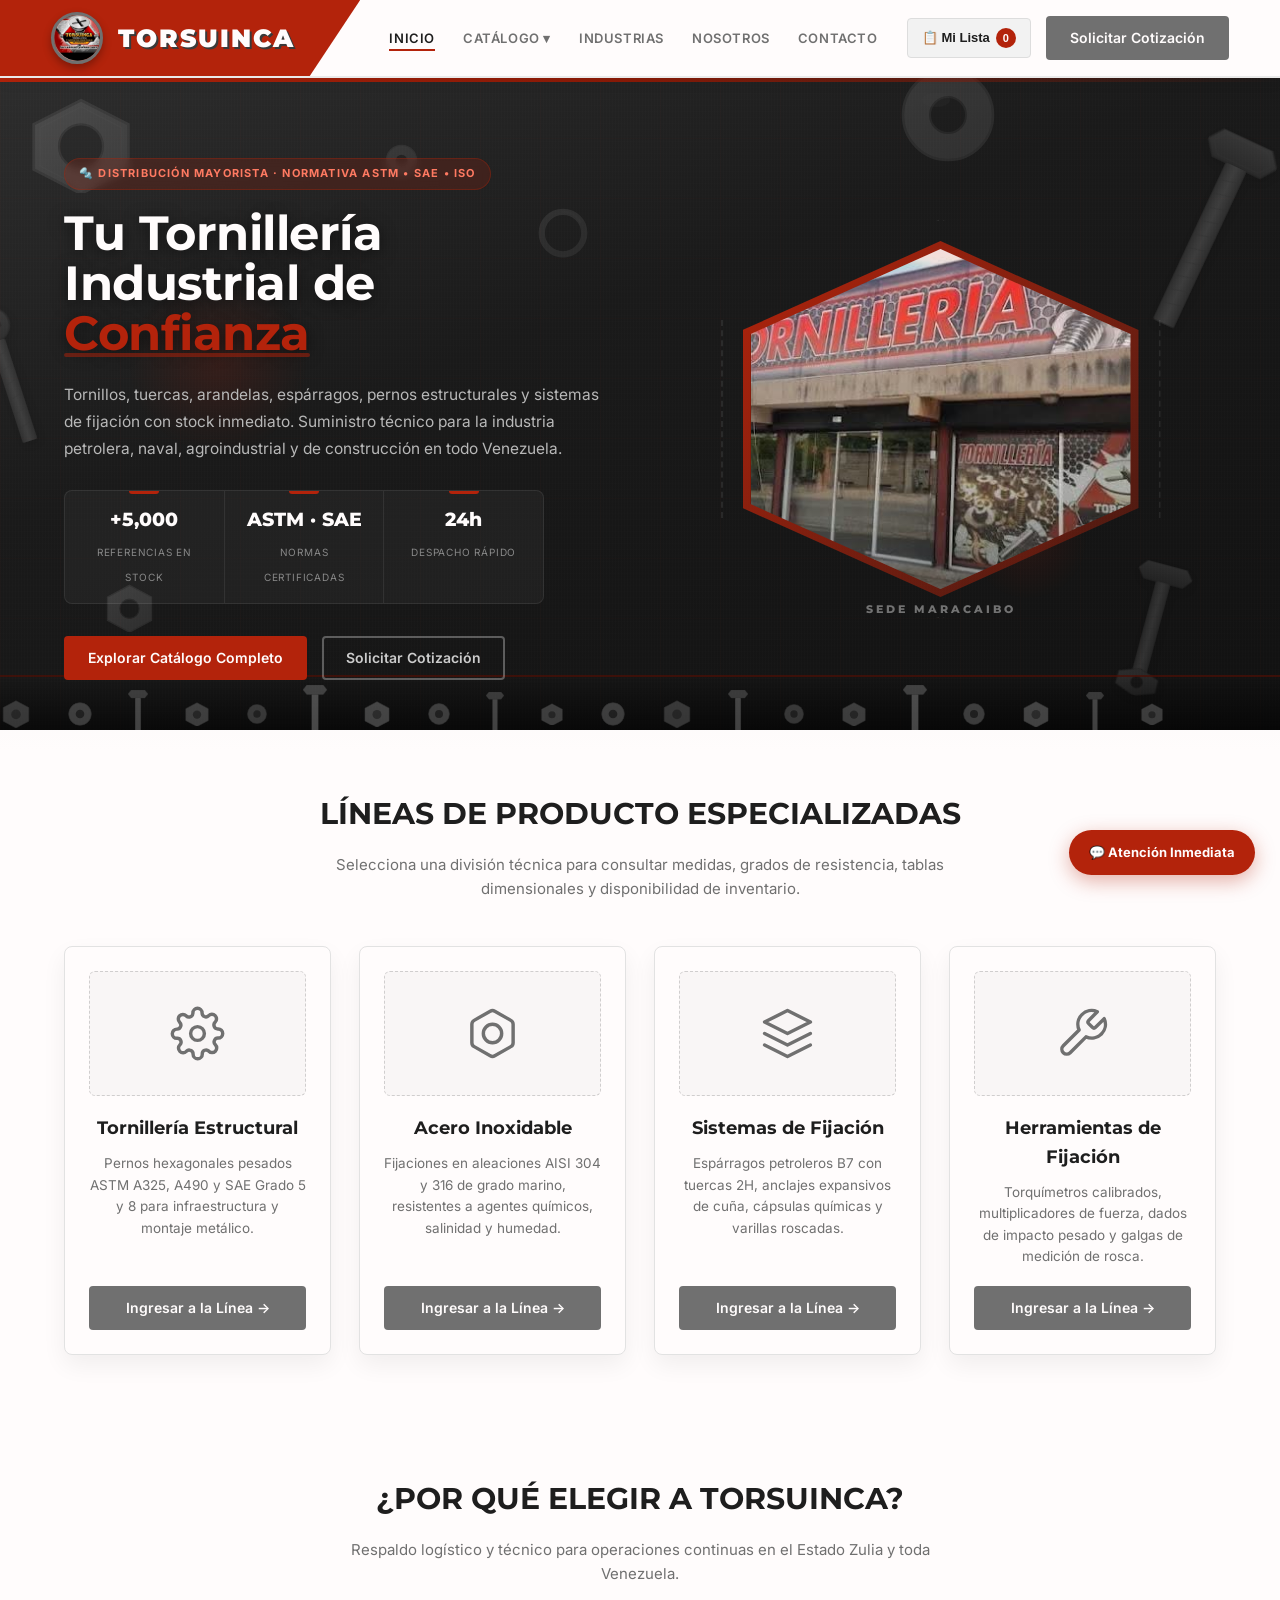
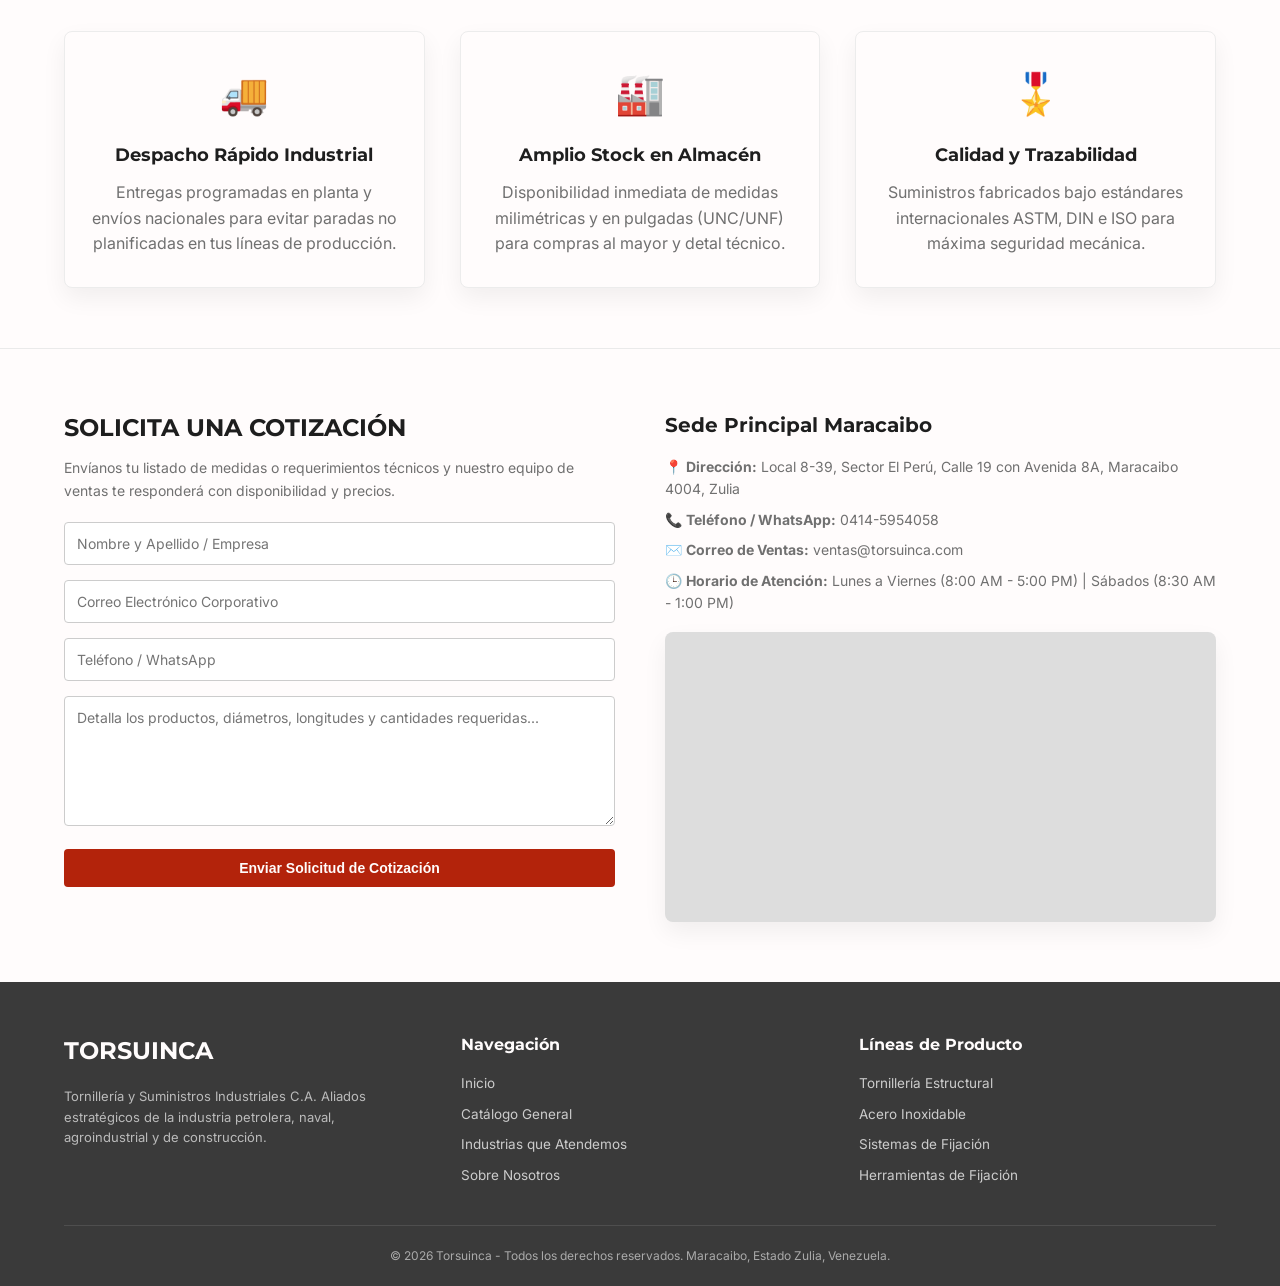
<file: index.html>
<!DOCTYPE html>
<html lang="es">
<head>
    <meta charset="UTF-8">
    <meta name="viewport" content="width=device-width, initial-scale=1.0">
    <meta name="description" content="Torsuinca: distribución mayorista de tornillería estructural, espárragos petroleros, acero inoxidable y fijación industrial con stock inmediato en Maracaibo, Venezuela.">
    <title>Torsuinca | Tornillería y Suministros Industriales en Maracaibo</title>
    <link rel="preconnect" href="https://fonts.googleapis.com">
    <link rel="preconnect" href="https://fonts.gstatic.com" crossorigin>
    <link href="https://fonts.googleapis.com/css2?family=Inter:wght@400;500;600;700&family=Montserrat:wght@700;800;900&display=swap" rel="stylesheet">
    <link rel="stylesheet" href="css/style.css">
</head>
<body>

    <header>
        <a href="index.html" class="logo-zone">
            <img src="logo.jpeg" alt="Logo Torsuinca" class="logo-img" width="52" height="52">
            <span class="logo-text">TORSUINCA</span>
        </a>
        
        <nav aria-label="Navegación principal">
            <ul>
                <li><a href="index.html" class="active">Inicio</a></li>
                <li class="dropdown">
                    <a href="catalogo/index.html">Catálogo ▾</a>
                    <div class="dropdown-content">
                        <a href="catalogo/index.html">Ver Catálogo Completo</a>
                        <a href="tornilleria-estructural/index.html">Tornillería Estructural</a>
                        <a href="acero-inoxidable/index.html">Acero Inoxidable</a>
                        <a href="sistemas-de-fijacion/index.html">Sistemas de Fijación</a>
                        <a href="herramientas-de-fijacion/index.html">Herramientas de Fijación</a>
                    </div>
                </li>
                <li><a href="industrias/index.html">Industrias</a></li>
                <li><a href="nosotros/index.html">Nosotros</a></li>
                <li><a href="#contacto">Contacto</a></li>
            </ul>
        </nav>
        
        <div class="header-action">
            <button class="quote-cart-btn" onclick="toggleQuoteModal()" aria-label="Abrir lista de cotización">
                📋 Mi Lista <span class="cart-badge">0</span>
            </button>
            <a href="#contacto" class="btn-primary">Solicitar Cotización</a>
        </div>
    </header>

    <main>
        <!-- 01. EL VOICE -->
        <section class="hero">
            <!-- SVG Defs globales -->
            <svg style="position:absolute;width:0;height:0;" aria-hidden="true">
                <defs>
                    <linearGradient id="metalShaft" x1="0" y1="0" x2="1" y2="0">
                        <stop offset="0%" stop-color="#8a8a8a"/><stop offset="30%" stop-color="#c8c8c8"/><stop offset="50%" stop-color="#e0e0e0"/><stop offset="70%" stop-color="#c0c0c0"/><stop offset="100%" stop-color="#888"/>
                    </linearGradient>
                    <linearGradient id="metalHead" x1="0" y1="0" x2="0" y2="1">
                        <stop offset="0%" stop-color="#bbb"/><stop offset="50%" stop-color="#999"/><stop offset="100%" stop-color="#777"/>
                    </linearGradient>
                    <linearGradient id="nutFace" x1="0" y1="0" x2="1" y2="1">
                        <stop offset="0%" stop-color="#c0c0c0"/><stop offset="50%" stop-color="#a0a0a0"/><stop offset="100%" stop-color="#888"/>
                    </linearGradient>
                    <linearGradient id="washerGrad" x1="0" y1="0" x2="1" y2="1">
                        <stop offset="0%" stop-color="#d0d0d0"/><stop offset="50%" stop-color="#b8b8b8"/><stop offset="100%" stop-color="#aaa"/>
                    </linearGradient>
                    <radialGradient id="redGlow"><stop offset="0%" stop-color="rgba(179,35,11,0.4)"/><stop offset="100%" stop-color="rgba(179,35,11,0)"/></radialGradient>
                    <filter id="metalShadow"><feDropShadow dx="2" dy="4" stdDeviation="4" flood-color="#000" flood-opacity="0.5"/></filter>
                    <filter id="softGlow"><feGaussianBlur stdDeviation="6" result="blur"/><feMerge><feMergeNode in="blur"/><feMergeNode in="SourceGraphic"/></feMerge></filter>
                </defs>
            </svg>

            <!-- Cuadrícula blueprint -->
            <div class="hero-blueprint" aria-hidden="true"></div>

            <!-- Piezas flotantes individuales -->
            <div class="hero-floating" aria-hidden="true">
                <!-- Tuerca grande arriba-izquierda: gira lentamente -->
                <svg class="fp fp-1" viewBox="0 0 100 87" width="110">
                    <polygon points="50,2 93,24 93,65 50,87 7,65 7,24" fill="url(#nutFace)" stroke="#777" stroke-width="2.5"/>
                    <polygon points="50,8 87,27 87,62 50,81 13,62 13,27" fill="none" stroke="rgba(255,255,255,0.15)" stroke-width="1"/>
                    <circle cx="50" cy="44" r="20" fill="#2a2a2a" stroke="#666" stroke-width="2"/>
                    <circle cx="50" cy="44" r="20" fill="none" stroke="rgba(255,255,255,0.08)" stroke-width="1" stroke-dasharray="4 3"/>
                </svg>

                <!-- Perno hexagonal grande, centro-derecha, flotante -->
                <svg class="fp fp-2" viewBox="0 0 100 280" width="75" filter="url(#metalShadow)">
                    <polygon points="15,0 85,0 100,20 85,40 15,40 0,20" fill="url(#metalHead)" stroke="#666" stroke-width="2"/>
                    <polygon points="20,5 80,5 92,20 80,35 20,35 8,20" fill="none" stroke="rgba(255,255,255,0.2)" stroke-width="1"/>
                    <rect x="35" y="40" width="30" height="230" rx="2" fill="url(#metalShaft)"/>
                    <line x1="35" y1="65" x2="65" y2="58" stroke="#999" stroke-width="1.2" opacity=".6"/><line x1="35" y1="85" x2="65" y2="78" stroke="#999" stroke-width="1.2" opacity=".6"/><line x1="35" y1="105" x2="65" y2="98" stroke="#999" stroke-width="1.2" opacity=".6"/><line x1="35" y1="125" x2="65" y2="118" stroke="#999" stroke-width="1.2" opacity=".6"/><line x1="35" y1="145" x2="65" y2="138" stroke="#999" stroke-width="1.2" opacity=".6"/><line x1="35" y1="165" x2="65" y2="158" stroke="#999" stroke-width="1.2" opacity=".6"/><line x1="35" y1="185" x2="65" y2="178" stroke="#999" stroke-width="1.2" opacity=".6"/><line x1="35" y1="205" x2="65" y2="198" stroke="#999" stroke-width="1.2" opacity=".6"/><line x1="35" y1="225" x2="65" y2="218" stroke="#999" stroke-width="1.2" opacity=".6"/><line x1="35" y1="245" x2="65" y2="238" stroke="#999" stroke-width="1.2" opacity=".6"/>
                </svg>

                <!-- Arandela grande con brillo, arriba-derecha -->
                <svg class="fp fp-3" viewBox="0 0 100 100" width="100">
                    <circle cx="50" cy="50" r="45" fill="url(#washerGrad)" stroke="#888" stroke-width="2.5"/>
                    <circle cx="50" cy="50" r="18" fill="#1e1e1e" stroke="#666" stroke-width="2"/>
                    <ellipse cx="38" cy="35" rx="14" ry="7" fill="rgba(255,255,255,0.15)"/>
                </svg>

                <!-- Tornillo Allen mediano, izquierda-centro -->
                <svg class="fp fp-4" viewBox="0 0 60 190" width="45" filter="url(#metalShadow)">
                    <circle cx="30" cy="22" r="22" fill="url(#metalHead)" stroke="#666" stroke-width="2"/>
                    <polygon points="20,13 30,8 40,13 40,26 30,31 20,26" fill="#555" stroke="#444" stroke-width="1.5"/>
                    <rect x="20" y="44" width="20" height="140" rx="2" fill="url(#metalShaft)"/>
                    <line x1="20" y1="65" x2="40" y2="59" stroke="#999" stroke-width="1" opacity=".5"/><line x1="20" y1="85" x2="40" y2="79" stroke="#999" stroke-width="1" opacity=".5"/><line x1="20" y1="105" x2="40" y2="99" stroke="#999" stroke-width="1" opacity=".5"/><line x1="20" y1="125" x2="40" y2="119" stroke="#999" stroke-width="1" opacity=".5"/><line x1="20" y1="145" x2="40" y2="139" stroke="#999" stroke-width="1" opacity=".5"/><line x1="20" y1="165" x2="40" y2="159" stroke="#999" stroke-width="1" opacity=".5"/>
                </svg>

                <!-- Tuerca pequeña abajo-izquierda -->
                <svg class="fp fp-5" viewBox="0 0 80 70" width="55">
                    <polygon points="40,2 72,19 72,53 40,70 8,53 8,19" fill="url(#nutFace)" stroke="#777" stroke-width="2"/>
                    <circle cx="40" cy="36" r="14" fill="#222" stroke="#555" stroke-width="1.5"/>
                </svg>

                <!-- Arandela de presión pequeña -->
                <svg class="fp fp-6" viewBox="0 0 80 80" width="50">
                    <circle cx="40" cy="40" r="34" fill="none" stroke="url(#washerGrad)" stroke-width="10"/>
                    <circle cx="40" cy="40" r="14" fill="#222"/>
                    <path d="M40,6 A34,34 0 0,1 68,22" fill="none" stroke="rgba(255,255,255,0.3)" stroke-width="4" stroke-linecap="round"/>
                </svg>

                <!-- Perno con tuerca, abajo-derecha -->
                <svg class="fp fp-7" viewBox="0 0 90 220" width="55" filter="url(#metalShadow)">
                    <polygon points="12,0 78,0 90,15 78,30 12,30 0,15" fill="url(#metalHead)" stroke="#666" stroke-width="1.5"/>
                    <rect x="33" y="30" width="24" height="150" rx="2" fill="url(#metalShaft)"/>
                    <line x1="33" y1="50" x2="57" y2="44" stroke="#999" stroke-width="1" opacity=".5"/><line x1="33" y1="70" x2="57" y2="64" stroke="#999" stroke-width="1" opacity=".5"/><line x1="33" y1="90" x2="57" y2="84" stroke="#999" stroke-width="1" opacity=".5"/><line x1="33" y1="110" x2="57" y2="104" stroke="#999" stroke-width="1" opacity=".5"/><line x1="33" y1="130" x2="57" y2="124" stroke="#999" stroke-width="1" opacity=".5"/><line x1="33" y1="150" x2="57" y2="144" stroke="#999" stroke-width="1" opacity=".5"/><line x1="33" y1="170" x2="57" y2="164" stroke="#999" stroke-width="1" opacity=".5"/>
                    <!-- tuerca enroscada -->
                    <polygon points="45,175 78,187 78,208 45,220 12,208 12,187" fill="url(#nutFace)" stroke="#777" stroke-width="1.5"/>
                    <circle cx="45" cy="198" r="10" fill="#2a2a2a" stroke="#555" stroke-width="1"/>
                </svg>

                <!-- Arandela muy pequeña -->
                <svg class="fp fp-8" viewBox="0 0 60 60" width="35">
                    <circle cx="30" cy="30" r="26" fill="url(#washerGrad)" stroke="#999" stroke-width="2"/>
                    <circle cx="30" cy="30" r="10" fill="#222"/>
                </svg>

                <!-- Brillos rojos decorativos -->
                <svg class="fp fp-glow-1" viewBox="0 0 100 100" width="180"><circle cx="50" cy="50" r="50" fill="url(#redGlow)"/></svg>
                <svg class="fp fp-glow-2" viewBox="0 0 100 100" width="120"><circle cx="50" cy="50" r="50" fill="url(#redGlow)"/></svg>
            </div>

            <!-- Cinta transportadora inferior -->
            <div class="hero-conveyor" aria-hidden="true">
                <div class="conveyor-track">
                    <svg viewBox="0 0 80 70" width="32"><polygon points="40,2 72,19 72,53 40,70 8,53 8,19" fill="#888" stroke="#666" stroke-width="1.5"/><circle cx="40" cy="36" r="12" fill="#555"/></svg>
                    <svg viewBox="0 0 60 60" width="26"><circle cx="30" cy="30" r="26" fill="#999" stroke="#777" stroke-width="1.5"/><circle cx="30" cy="30" r="10" fill="#444"/></svg>
                    <svg viewBox="0 0 50 120" width="20"><polygon points="8,0 42,0 50,10 42,20 8,20 0,10" fill="#888" stroke="#666" stroke-width="1"/><rect x="18" y="20" width="14" height="95" rx="1" fill="#aaa"/></svg>
                    <svg viewBox="0 0 80 70" width="28"><polygon points="40,2 72,19 72,53 40,70 8,53 8,19" fill="#999" stroke="#777" stroke-width="1.5"/><circle cx="40" cy="36" r="12" fill="#555"/></svg>
                    <svg viewBox="0 0 60 60" width="22"><circle cx="30" cy="30" r="26" fill="#888" stroke="#666" stroke-width="1.5"/><circle cx="30" cy="30" r="10" fill="#444"/></svg>
                    <svg viewBox="0 0 50 120" width="24"><polygon points="8,0 42,0 50,10 42,20 8,20 0,10" fill="#999" stroke="#777" stroke-width="1"/><rect x="18" y="20" width="14" height="95" rx="1" fill="#bbb"/></svg>
                    <svg viewBox="0 0 80 70" width="30"><polygon points="40,2 72,19 72,53 40,70 8,53 8,19" fill="#aaa" stroke="#888" stroke-width="1.5"/><circle cx="40" cy="36" r="12" fill="#666"/></svg>
                    <svg viewBox="0 0 60 60" width="24"><circle cx="30" cy="30" r="26" fill="#999" stroke="#777" stroke-width="1.5"/><circle cx="30" cy="30" r="10" fill="#444"/></svg>
                    <svg viewBox="0 0 50 120" width="18"><polygon points="8,0 42,0 50,10 42,20 8,20 0,10" fill="#888" stroke="#666" stroke-width="1"/><rect x="18" y="20" width="14" height="95" rx="1" fill="#aaa"/></svg>
                    <svg viewBox="0 0 80 70" width="26"><polygon points="40,2 72,19 72,53 40,70 8,53 8,19" fill="#999" stroke="#777" stroke-width="1"/><circle cx="40" cy="36" r="11" fill="#555"/></svg>
                    <!-- Duplicados para loop -->
                    <svg viewBox="0 0 60 60" width="26"><circle cx="30" cy="30" r="26" fill="#999" stroke="#777" stroke-width="1.5"/><circle cx="30" cy="30" r="10" fill="#444"/></svg>
                    <svg viewBox="0 0 80 70" width="32"><polygon points="40,2 72,19 72,53 40,70 8,53 8,19" fill="#888" stroke="#666" stroke-width="1.5"/><circle cx="40" cy="36" r="12" fill="#555"/></svg>
                    <svg viewBox="0 0 50 120" width="20"><polygon points="8,0 42,0 50,10 42,20 8,20 0,10" fill="#888" stroke="#666" stroke-width="1"/><rect x="18" y="20" width="14" height="95" rx="1" fill="#aaa"/></svg>
                    <svg viewBox="0 0 60 60" width="22"><circle cx="30" cy="30" r="26" fill="#888" stroke="#666" stroke-width="1.5"/><circle cx="30" cy="30" r="10" fill="#444"/></svg>
                    <svg viewBox="0 0 80 70" width="28"><polygon points="40,2 72,19 72,53 40,70 8,53 8,19" fill="#999" stroke="#777" stroke-width="1.5"/><circle cx="40" cy="36" r="12" fill="#555"/></svg>
                    <svg viewBox="0 0 50 120" width="24"><polygon points="8,0 42,0 50,10 42,20 8,20 0,10" fill="#999" stroke="#777" stroke-width="1"/><rect x="18" y="20" width="14" height="95" rx="1" fill="#bbb"/></svg>
                    <svg viewBox="0 0 60 60" width="24"><circle cx="30" cy="30" r="26" fill="#999" stroke="#777" stroke-width="1.5"/><circle cx="30" cy="30" r="10" fill="#444"/></svg>
                    <svg viewBox="0 0 80 70" width="30"><polygon points="40,2 72,19 72,53 40,70 8,53 8,19" fill="#aaa" stroke="#888" stroke-width="1.5"/><circle cx="40" cy="36" r="12" fill="#666"/></svg>
                    <svg viewBox="0 0 50 120" width="18"><polygon points="8,0 42,0 50,10 42,20 8,20 0,10" fill="#888" stroke="#666" stroke-width="1"/><rect x="18" y="20" width="14" height="95" rx="1" fill="#aaa"/></svg>
                    <svg viewBox="0 0 80 70" width="26"><polygon points="40,2 72,19 72,53 40,70 8,53 8,19" fill="#999" stroke="#777" stroke-width="1"/><circle cx="40" cy="36" r="11" fill="#555"/></svg>
                </div>
            </div>

            <!-- Contenido del hero -->
            <div class="hero-content hidden-left">
                <span class="badge-tag">🔩 Distribución Mayorista · Normativa ASTM • SAE • ISO</span>
                <h1>Tu Tornillería <br>Industrial de <span class="h1-accent">Confianza</span></h1>
                <p>Tornillos, tuercas, arandelas, espárragos, pernos estructurales y sistemas de fijación con stock inmediato. Suministro técnico para la industria petrolera, naval, agroindustrial y de construcción en todo Venezuela.</p>
                <div class="hero-stats">
                    <div class="hero-stat">
                        <strong>+5,000</strong>
                        <span>Referencias en stock</span>
                    </div>
                    <div class="hero-stat">
                        <strong>ASTM · SAE</strong>
                        <span>Normas certificadas</span>
                    </div>
                    <div class="hero-stat">
                        <strong>24h</strong>
                        <span>Despacho rápido</span>
                    </div>
                </div>
                <div class="hero-buttons">
                    <a href="catalogo/index.html" class="btn-red">Explorar Catálogo Completo</a>
                    <a href="#contacto" class="btn-outline">Solicitar Cotización</a>
                </div>
            </div>

            <!-- Columna visual derecha: foto en marco hexagonal -->
            <div class="hero-visual hidden-right">
                <div class="hex-frame-wrapper">
                    <div class="hex-frame">
                        <img src="tornilleria.jpeg" alt="Sede Torsuinca - Tornillería Industrial" width="600" height="430">
                    </div>
                    <span class="hex-label">SEDE MARACAIBO</span>
                </div>
            </div>
        </section>

        <!-- 02. EL BODY: LÍNEAS DE PRODUCTO -->
        <section class="section-container">
            <h2 class="section-title hidden-up">LÍNEAS DE PRODUCTO ESPECIALIZADAS</h2>
            <p class="section-subtitle hidden-up">Selecciona una división técnica para consultar medidas, grados de resistencia, tablas dimensionales y disponibilidad de inventario.</p>
            
            <div class="product-grid">
                <!-- Línea 1 -->
                <div class="product-card hidden-up cascade-1">
                    <div>
                        <div class="icon-wrapper">
                            <svg width="55" height="55" viewBox="0 0 24 24" fill="none" stroke="var(--brand-gray)" stroke-width="1.5" stroke-linecap="round" stroke-linejoin="round" aria-hidden="true">
                                <circle cx="12" cy="12" r="3"></circle>
                                <path d="M19.4 15a1.65 1.65 0 0 0 .33 1.82l.06.06a2 2 0 0 1 0 2.83 2 2 0 0 1-2.83 0l-.06-.06a1.65 1.65 0 0 0-1.82-.33 1.65 1.65 0 0 0-1 1.51V21a2 2 0 0 1-2 2 2 2 0 0 1-2-2v-.09A1.65 1.65 0 0 0 9 19.4a1.65 1.65 0 0 0-1.82.33l-.06.06a2 2 0 0 1-2.83 0 2 2 0 0 1 0-2.83l.06-.06a1.65 1.65 0 0 0 .33-1.82 1.65 1.65 0 0 0-1.51-1H3a2 2 0 0 1-2-2 2 2 0 0 1 2-2h.09A1.65 1.65 0 0 0 4.6 9a1.65 1.65 0 0 0-.33-1.82l-.06-.06a2 2 0 0 1 0-2.83 2 2 0 0 1 2.83 0l.06.06a1.65 1.65 0 0 0 1.82.33H9a1.65 1.65 0 0 0 1-1.51V3a2 2 0 0 1 2-2 2 2 0 0 1 2 2v.09a1.65 1.65 0 0 0 1 1.51 1.65 1.65 0 0 0 1.82-.33l.06-.06a2 2 0 0 1 2.83 0 2 2 0 0 1 0 2.83l-.06.06a1.65 1.65 0 0 0-.33 1.82V9a1.65 1.65 0 0 0 1.51 1H21a2 2 0 0 1 2 2 2 2 0 0 1-2 2h-.09a1.65 1.65 0 0 0-1.51 1z"></path>
                            </svg>
                        </div>
                        <h3>Tornillería Estructural</h3>
                        <p>Pernos hexagonales pesados ASTM A325, A490 y SAE Grado 5 y 8 para infraestructura y montaje metálico.</p>
                    </div>
                    <a href="tornilleria-estructural/index.html" class="btn-primary" style="width:100%;">Ingresar a la Línea &rarr;</a>
                </div>

                <!-- Línea 2 -->
                <div class="product-card hidden-up cascade-2">
                    <div>
                        <div class="icon-wrapper">
                            <svg width="55" height="55" viewBox="0 0 24 24" fill="none" stroke="var(--brand-gray)" stroke-width="1.5" stroke-linecap="round" stroke-linejoin="round" aria-hidden="true">
                                <path d="M21 16V8a2 2 0 0 0-1-1.73l-7-4a2 2 0 0 0-2 0l-7 4A2 2 0 0 0 3 8v8a2 2 0 0 0 1 1.73l7 4a2 2 0 0 0 2 0l7-4A2 2 0 0 0 21 16z"></path>
                                <circle cx="12" cy="12" r="4"></circle>
                            </svg>
                        </div>
                        <h3>Acero Inoxidable</h3>
                        <p>Fijaciones en aleaciones AISI 304 y 316 de grado marino, resistentes a agentes químicos, salinidad y humedad.</p>
                    </div>
                    <a href="acero-inoxidable/index.html" class="btn-primary" style="width:100%;">Ingresar a la Línea &rarr;</a>
                </div>

                <!-- Línea 3 -->
                <div class="product-card hidden-up cascade-3">
                    <div>
                        <div class="icon-wrapper">
                            <svg width="55" height="55" viewBox="0 0 24 24" fill="none" stroke="var(--brand-gray)" stroke-width="1.5" stroke-linecap="round" stroke-linejoin="round" aria-hidden="true">
                                <polygon points="12 2 2 7 12 12 22 7 12 2"></polygon>
                                <polyline points="2 12 12 17 22 12"></polyline>
                                <polyline points="2 17 12 22 22 17"></polyline>
                            </svg>
                        </div>
                        <h3>Sistemas de Fijación</h3>
                        <p>Espárragos petroleros B7 con tuercas 2H, anclajes expansivos de cuña, cápsulas químicas y varillas roscadas.</p>
                    </div>
                    <a href="sistemas-de-fijacion/index.html" class="btn-primary" style="width:100%;">Ingresar a la Línea &rarr;</a>
                </div>

                <!-- Línea 4 -->
                <div class="product-card hidden-up cascade-4">
                    <div>
                        <div class="icon-wrapper">
                            <svg width="55" height="55" viewBox="0 0 24 24" fill="none" stroke="var(--brand-gray)" stroke-width="1.5" stroke-linecap="round" stroke-linejoin="round" aria-hidden="true">
                                <path d="M14.7 6.3a1 1 0 0 0 0 1.4l1.6 1.6a1 1 0 0 0 1.4 0l3.77-3.77a6 6 0 0 1-7.94 7.94l-6.91 6.91a2.12 2.12 0 0 1-3-3l6.91-6.91a6 6 0 0 1 7.94-7.94l-3.76 3.76z"></path>
                            </svg>
                        </div>
                        <h3>Herramientas de Fijación</h3>
                        <p>Torquímetros calibrados, multiplicadores de fuerza, dados de impacto pesado y galgas de medición de rosca.</p>
                    </div>
                    <a href="herramientas-de-fijacion/index.html" class="btn-primary" style="width:100%;">Ingresar a la Línea &rarr;</a>
                </div>
            </div>
        </section>

        <!-- VENTAJAS COMPETITIVAS -->
        <section class="section-container">
            <h2 class="section-title hidden-up">¿POR QUÉ ELEGIR A TORSUINCA?</h2>
            <p class="section-subtitle hidden-up">Respaldo logístico y técnico para operaciones continuas en el Estado Zulia y toda Venezuela.</p>
            <div class="feature-grid">
                <div class="feature-item hidden-left">
                    <div class="feature-icon" aria-hidden="true">🚚</div>
                    <h4>Despacho Rápido Industrial</h4>
                    <p>Entregas programadas en planta y envíos nacionales para evitar paradas no planificadas en tus líneas de producción.</p>
                </div>
                <div class="feature-item hidden-up">
                    <div class="feature-icon" aria-hidden="true">🏭</div>
                    <h4>Amplio Stock en Almacén</h4>
                    <p>Disponibilidad inmediata de medidas milimétricas y en pulgadas (UNC/UNF) para compras al mayor y detal técnico.</p>
                </div>
                <div class="feature-item hidden-right">
                    <div class="feature-icon" aria-hidden="true">🎖️</div>
                    <h4>Calidad y Trazabilidad</h4>
                    <p>Suministros fabricados bajo estándares internacionales ASTM, DIN e ISO para máxima seguridad mecánica.</p>
                </div>
            </div>
        </section>

        <!-- 03. EL PIE: CONTACTO -->
        <section class="contact-section" id="contacto">
            <div class="contact-form hidden-left">
                <h2 style="margin-bottom: 10px;">SOLICITA UNA COTIZACIÓN</h2>
                <p style="margin-bottom: 20px; font-size: 14px;">Envíanos tu listado de medidas o requerimientos técnicos y nuestro equipo de ventas te responderá con disponibilidad y precios.</p>
                <form id="quote-form">
                    <label for="contact-name" class="sr-only">Nombre y Apellido / Empresa</label>
                    <input type="text" id="contact-name" placeholder="Nombre y Apellido / Empresa" autocomplete="name" required>
                    <label for="contact-email" class="sr-only">Correo Electrónico Corporativo</label>
                    <input type="email" id="contact-email" placeholder="Correo Electrónico Corporativo" autocomplete="email" required>
                    <label for="contact-phone" class="sr-only">Teléfono / WhatsApp</label>
                    <input type="tel" id="contact-phone" placeholder="Teléfono / WhatsApp" autocomplete="tel" required>
                    <label for="quote-message" class="sr-only">Detalle de productos requeridos</label>
                    <textarea id="quote-message" placeholder="Detalla los productos, diámetros, longitudes y cantidades requeridas..." required></textarea>
                    <button type="submit" class="btn-red" style="width: 100%;">Enviar Solicitud de Cotización</button>
                </form>
            </div>
            <div class="contact-info hidden-right">
                <h3>Sede Principal Maracaibo</h3>
                <p>📍 <strong>Dirección:</strong> Local 8-39, Sector El Perú, Calle 19 con Avenida 8A, Maracaibo 4004, Zulia</p>
                <p>📞 <strong>Teléfono / WhatsApp:</strong> 0414-5954058</p>
                <p>✉️ <strong>Correo de Ventas:</strong> ventas@torsuinca.com</p>
                <p>🕒 <strong>Horario de Atención:</strong> Lunes a Viernes (8:00 AM - 5:00 PM) | Sábados (8:30 AM - 1:00 PM)</p>
                
                <div class="map-placeholder">
                    <iframe 
                        src="https://maps.google.com/maps?q=TORSUINCA,+Calle+19,+Maracaibo,+Zulia&output=embed" 
                        width="100%" height="100%" style="border:0;" allowfullscreen="" loading="lazy" referrerpolicy="no-referrer-when-downgrade"
                        title="Ubicación de Torsuinca en Google Maps">
                    </iframe>
                </div>
            </div>
        </section>
    </main>

    <!-- MODAL LATERAL DE LISTA DE COTIZACIÓN -->
    <div class="quote-modal-overlay" id="quote-modal-overlay" role="dialog" aria-label="Lista de cotización">
        <div class="quote-modal">
            <div>
                <div class="quote-modal-header">
                    <h3>📋 Lista de Cotización</h3>
                    <button class="close-modal" onclick="toggleQuoteModal()" aria-label="Cerrar lista de cotización">✕</button>
                </div>
                <div class="quote-items-list" id="quote-items-list"></div>
            </div>
            <div style="display:flex; flex-direction:column; gap:10px;">
                <button class="btn-red" onclick="sendQuoteToWhatsApp()">Enviar Lista por WhatsApp</button>
                <a href="index.html?cotizar=true#contacto" class="btn-primary" onclick="toggleQuoteModal()">Pasar al Formulario Web</a>
            </div>
        </div>
    </div>

    <a href="https://wa.me/584145954058" target="_blank" rel="noopener noreferrer" class="whatsapp-float" aria-label="Contactar por WhatsApp">💬 Atención Inmediata</a>

    <footer>
        <div class="footer-grid">
            <div>
                <h2>TORSUINCA</h2>
                <p style="font-size: 13px; color: #bbb; margin-top: 10px;">Tornillería y Suministros Industriales C.A. Aliados estratégicos de la industria petrolera, naval, agroindustrial y de construcción.</p>
            </div>
            <div class="footer-links">
                <h4>Navegación</h4>
                <ul>
                    <li><a href="index.html">Inicio</a></li>
                    <li><a href="catalogo/index.html">Catálogo General</a></li>
                    <li><a href="industrias/index.html">Industrias que Atendemos</a></li>
                    <li><a href="nosotros/index.html">Sobre Nosotros</a></li>
                </ul>
            </div>
            <div class="footer-links">
                <h4>Líneas de Producto</h4>
                <ul>
                    <li><a href="tornilleria-estructural/index.html">Tornillería Estructural</a></li>
                    <li><a href="acero-inoxidable/index.html">Acero Inoxidable</a></li>
                    <li><a href="sistemas-de-fijacion/index.html">Sistemas de Fijación</a></li>
                    <li><a href="herramientas-de-fijacion/index.html">Herramientas de Fijación</a></li>
                </ul>
            </div>
        </div>
        <div class="footer-bottom">
            <p>&copy; 2026 Torsuinca - Todos los derechos reservados. Maracaibo, Estado Zulia, Venezuela.</p>
        </div>
    </footer>

    <script src="js/script.js"></script>
</body>
</html>
</file>
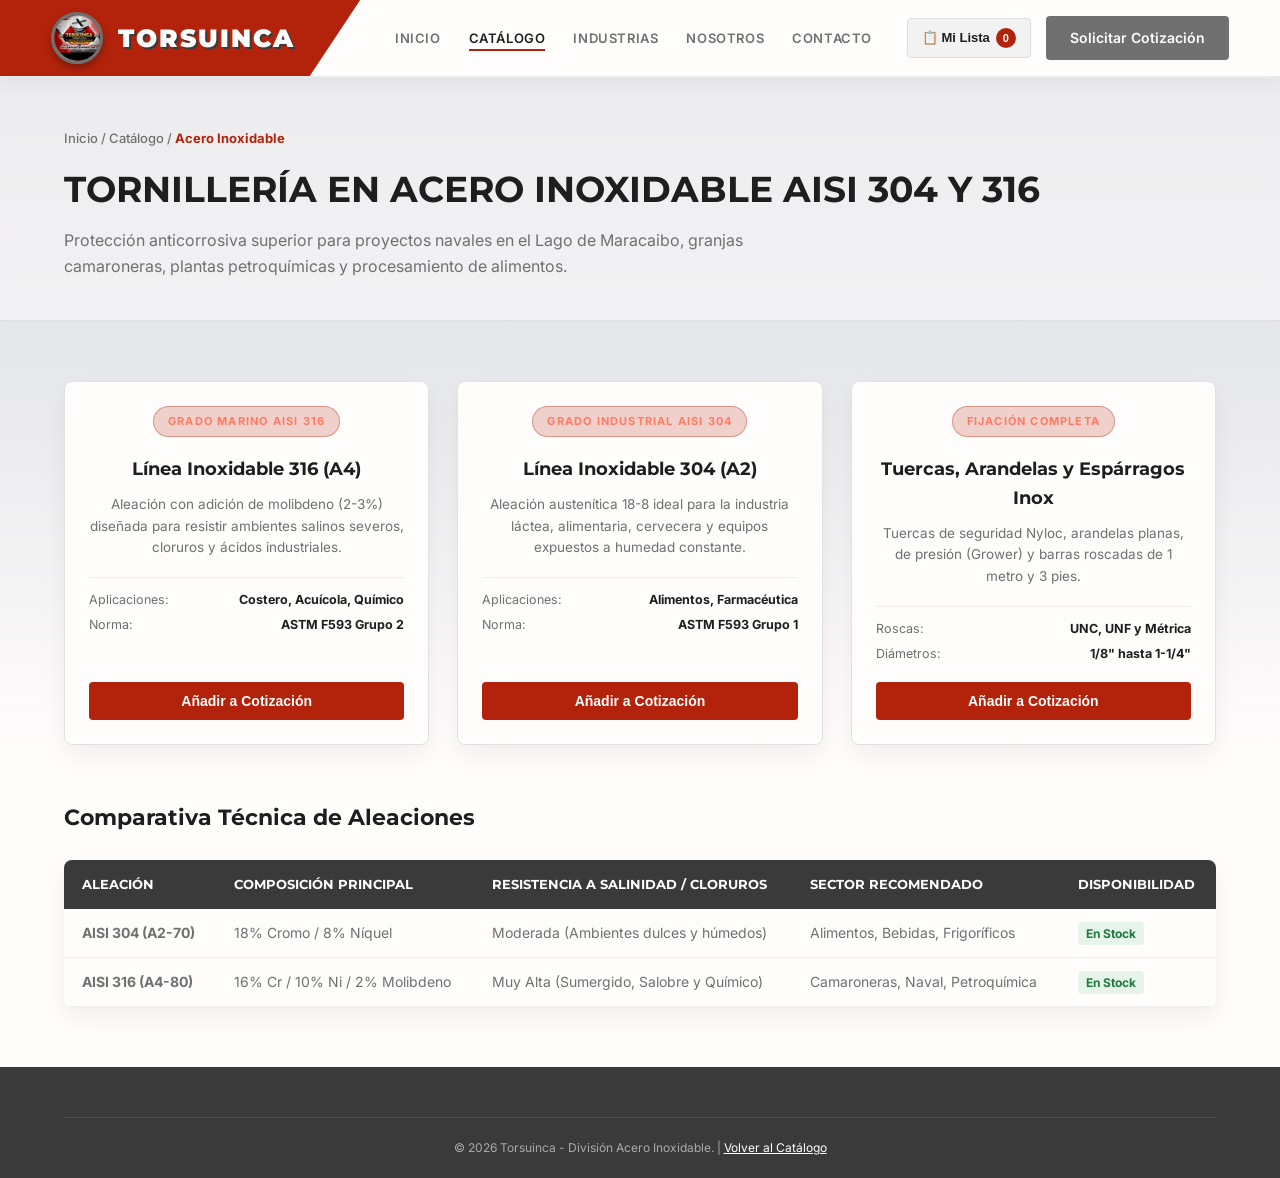
<file: acero-inoxidable/index.html>
<!DOCTYPE html>
<html lang="es">
<head>
    <meta charset="UTF-8">
    <meta name="viewport" content="width=device-width, initial-scale=1.0">
    <meta name="description" content="Tornillería en acero inoxidable AISI 304 y 316 para ambientes marinos, plantas petroquímicas y procesamiento de alimentos. Distribución en Maracaibo, Venezuela.">
    <title>Línea Acero Inoxidable | Torsuinca</title>
    <link rel="preconnect" href="https://fonts.googleapis.com">
    <link rel="preconnect" href="https://fonts.gstatic.com" crossorigin>
    <link href="https://fonts.googleapis.com/css2?family=Inter:wght@400;500;600;700&family=Montserrat:wght@700;800;900&display=swap" rel="stylesheet">
    <link rel="stylesheet" href="../css/style.css">
</head>
<body>

    <header>
        <a href="../index.html" class="logo-zone">
            <img src="../logo.jpeg" alt="Logo Torsuinca" class="logo-img" width="52" height="52">
            <span class="logo-text">TORSUINCA</span>
        </a>
        <nav aria-label="Navegación principal">
            <ul>
                <li><a href="../index.html">Inicio</a></li>
                <li><a href="../catalogo/index.html" class="active">Catálogo</a></li>
                <li><a href="../industrias/index.html">Industrias</a></li>
                <li><a href="../nosotros/index.html">Nosotros</a></li>
                <li><a href="../index.html#contacto">Contacto</a></li>
            </ul>
        </nav>
        <div class="header-action">
            <button class="quote-cart-btn" onclick="toggleQuoteModal()" aria-label="Abrir lista de cotización">📋 Mi Lista <span class="cart-badge">0</span></button>
            <a href="../index.html?cotizar=true#contacto" class="btn-primary">Solicitar Cotización</a>
        </div>
    </header>

    <main>
        <section class="page-banner">
            <div class="breadcrumb"><a href="../index.html">Inicio</a> / <a href="../catalogo/index.html">Catálogo</a> / <span>Acero Inoxidable</span></div>
            <h1>Tornillería en Acero Inoxidable AISI 304 y 316</h1>
            <p>Protección anticorrosiva superior para proyectos navales en el Lago de Maracaibo, granjas camaroneras, plantas petroquímicas y procesamiento de alimentos.</p>
        </section>

        <section class="section-container">
            <div class="product-grid">
                <div class="product-card hidden-up">
                    <div>
                        <span class="badge-tag">Grado Marino AISI 316</span>
                        <h3>Línea Inoxidable 316 (A4)</h3>
                        <p>Aleación con adición de molibdeno (2-3%) diseñada para resistir ambientes salinos severos, cloruros y ácidos industriales.</p>
                        <ul class="specs-list">
                            <li><span>Aplicaciones:</span> <strong>Costero, Acuícola, Químico</strong></li>
                            <li><span>Norma:</span> <strong>ASTM F593 Grupo 2</strong></li>
                        </ul>
                    </div>
                    <button class="btn-red" onclick="addToQuote('Tornillería Acero Inoxidable AISI 316 Grado Marino')">Añadir a Cotización</button>
                </div>

                <div class="product-card hidden-up cascade-1">
                    <div>
                        <span class="badge-tag">Grado Industrial AISI 304</span>
                        <h3>Línea Inoxidable 304 (A2)</h3>
                        <p>Aleación austenítica 18-8 ideal para la industria láctea, alimentaria, cervecera y equipos expuestos a humedad constante.</p>
                        <ul class="specs-list">
                            <li><span>Aplicaciones:</span> <strong>Alimentos, Farmacéutica</strong></li>
                            <li><span>Norma:</span> <strong>ASTM F593 Grupo 1</strong></li>
                        </ul>
                    </div>
                    <button class="btn-red" onclick="addToQuote('Tornillería Acero Inoxidable AISI 304 (18-8)')">Añadir a Cotización</button>
                </div>

                <div class="product-card hidden-up cascade-2">
                    <div>
                        <span class="badge-tag">Fijación Completa</span>
                        <h3>Tuercas, Arandelas y Espárragos Inox</h3>
                        <p>Tuercas de seguridad Nyloc, arandelas planas, de presión (Grower) y barras roscadas de 1 metro y 3 pies.</p>
                        <ul class="specs-list">
                            <li><span>Roscas:</span> <strong>UNC, UNF y Métrica</strong></li>
                            <li><span>Diámetros:</span> <strong>1/8" hasta 1-1/4"</strong></li>
                        </ul>
                    </div>
                    <button class="btn-red" onclick="addToQuote('Tuercas, Arandelas y Barras Roscadas Inoxidables')">Añadir a Cotización</button>
                </div>
            </div>

            <h3 style="margin-top: 55px; font-size: 22px;">Comparativa Técnica de Aleaciones</h3>
            <div class="table-responsive hidden-up">
                <table class="tech-table">
                    <thead>
                        <tr>
                            <th>Aleación</th>
                            <th>Composición Principal</th>
                            <th>Resistencia a Salinidad / Cloruros</th>
                            <th>Sector Recomendado</th>
                            <th>Disponibilidad</th>
                        </tr>
                    </thead>
                    <tbody>
                        <tr>
                            <td><strong>AISI 304 (A2-70)</strong></td>
                            <td>18% Cromo / 8% Níquel</td>
                            <td>Moderada (Ambientes dulces y húmedos)</td>
                            <td>Alimentos, Bebidas, Frigoríficos</td>
                            <td><span class="status-stock">En Stock</span></td>
                        </tr>
                        <tr>
                            <td><strong>AISI 316 (A4-80)</strong></td>
                            <td>16% Cr / 10% Ni / 2% Molibdeno</td>
                            <td>Muy Alta (Sumergido, Salobre y Químico)</td>
                            <td>Camaroneras, Naval, Petroquímica</td>
                            <td><span class="status-stock">En Stock</span></td>
                        </tr>
                    </tbody>
                </table>
            </div>
        </section>
    </main>

    <!-- MODAL LATERAL -->
    <div class="quote-modal-overlay" id="quote-modal-overlay" role="dialog" aria-label="Lista de cotización">
        <div class="quote-modal">
            <div>
                <div class="quote-modal-header">
                    <h3>📋 Lista de Cotización</h3>
                    <button class="close-modal" onclick="toggleQuoteModal()" aria-label="Cerrar lista de cotización">✕</button>
                </div>
                <div class="quote-items-list" id="quote-items-list"></div>
            </div>
            <div style="display:flex; flex-direction:column; gap:10px;">
                <button class="btn-red" onclick="sendQuoteToWhatsApp()">Enviar Lista por WhatsApp</button>
                <a href="../index.html?cotizar=true#contacto" class="btn-primary">Pasar al Formulario Web</a>
            </div>
        </div>
    </div>

    <footer>
        <div class="footer-bottom">
            <p>&copy; 2026 Torsuinca - División Acero Inoxidable. | <a href="../catalogo/index.html" style="color:#fff; text-decoration:underline;">Volver al Catálogo</a></p>
        </div>
    </footer>

    <script src="../js/script.js"></script>
</body>
</html>
</file>
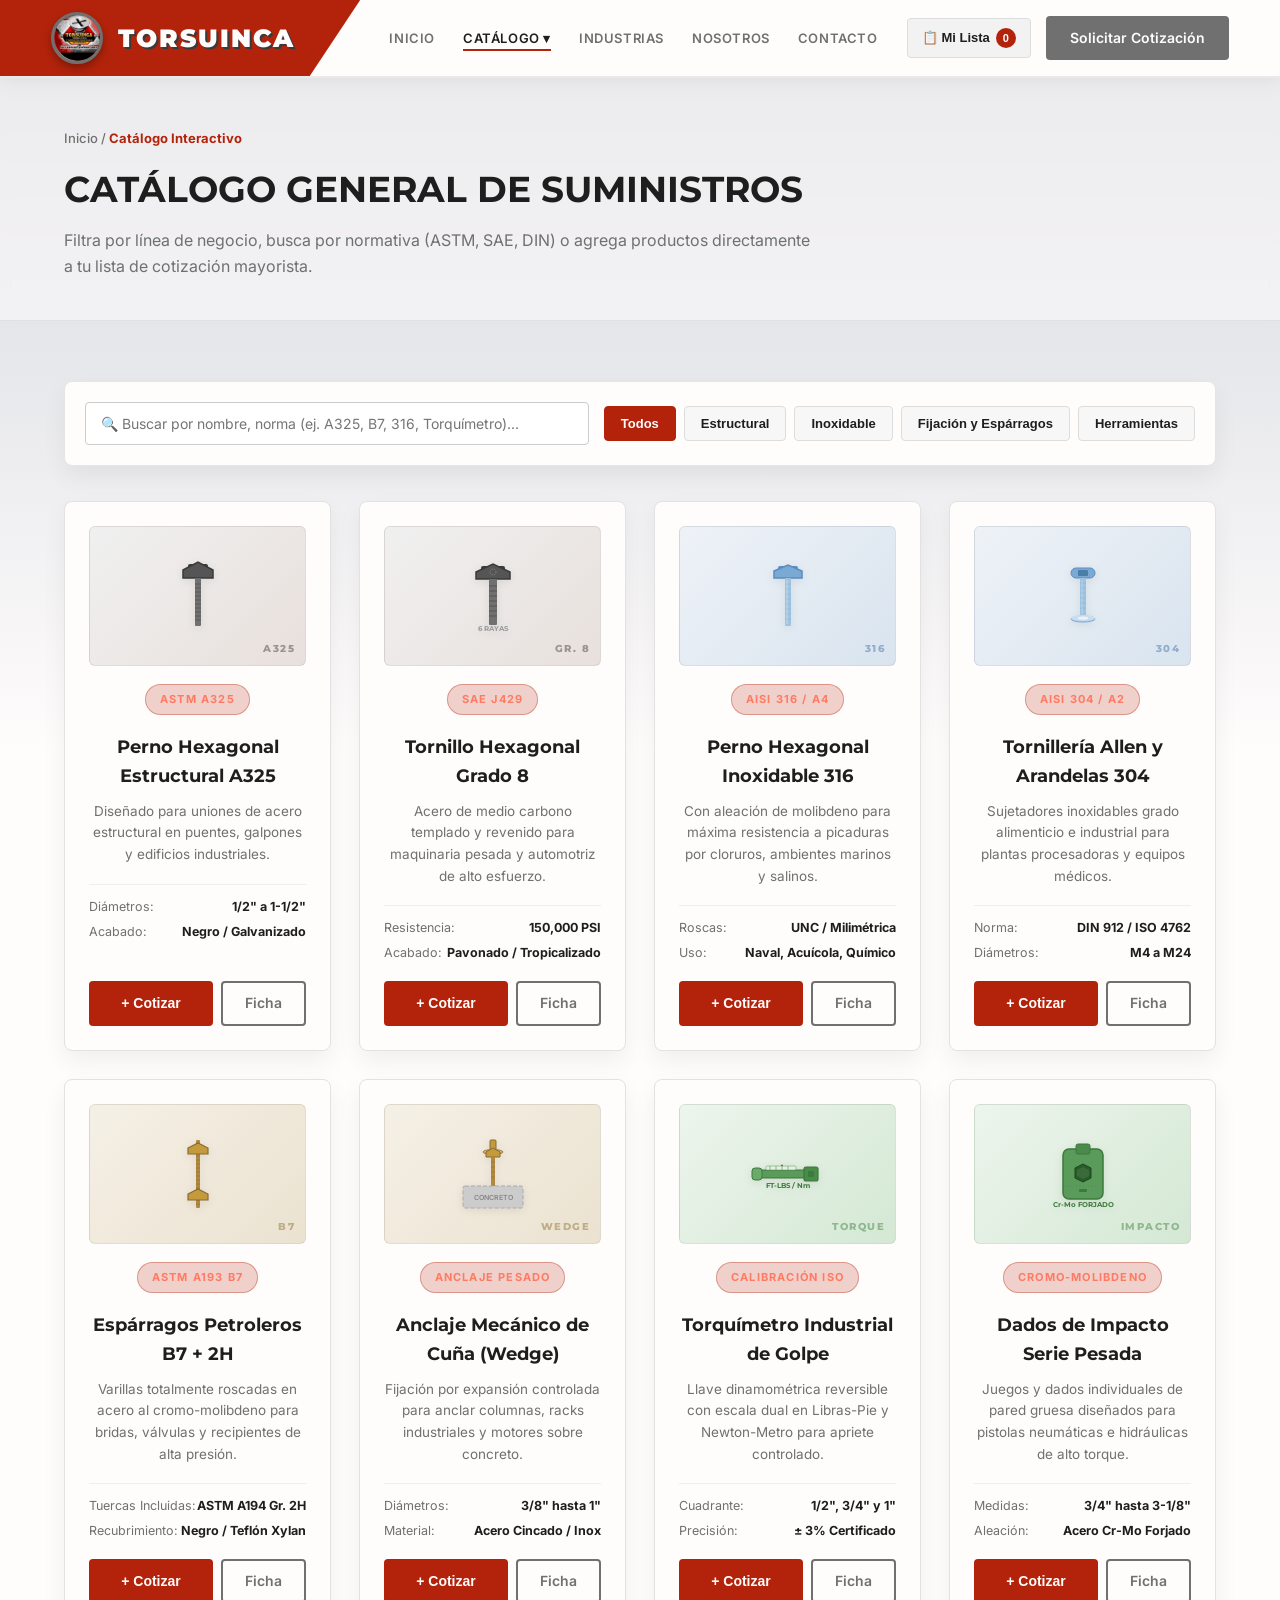
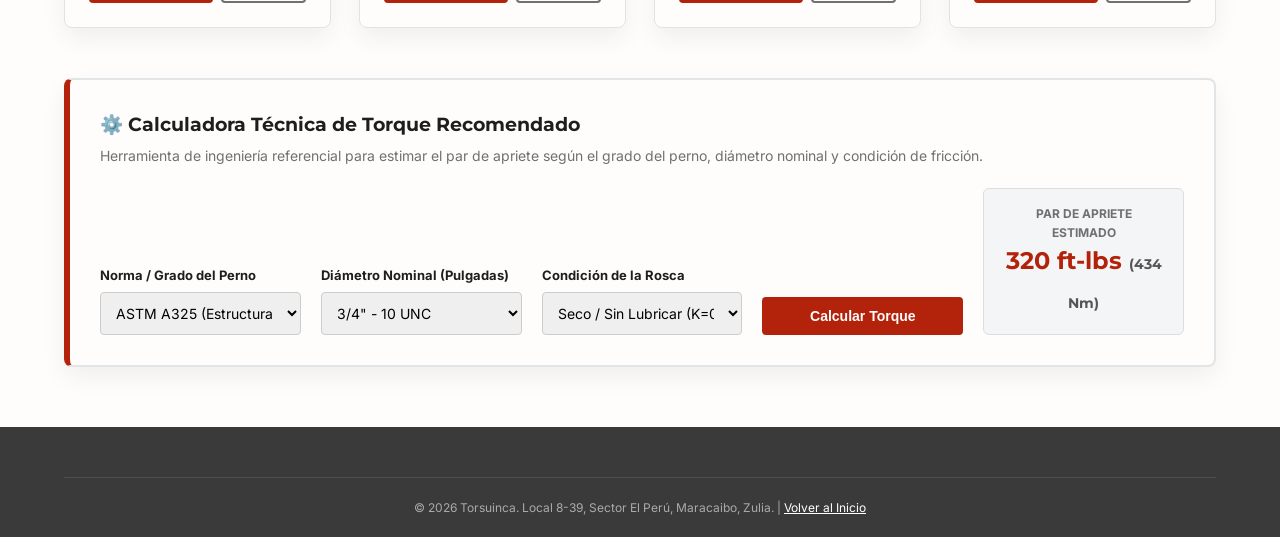
<file: catalogo/index.html>
<!DOCTYPE html>
<html lang="es">
<head>
    <meta charset="UTF-8">
    <meta name="viewport" content="width=device-width, initial-scale=1.0">
    <meta name="description" content="Catálogo técnico interactivo de Torsuinca: tornillería estructural, acero inoxidable, sistemas de fijación y herramientas industriales con buscador y calculadora de torque.">
    <title>Catálogo Técnico Interactivo | Torsuinca</title>
    <link rel="preconnect" href="https://fonts.googleapis.com">
    <link rel="preconnect" href="https://fonts.gstatic.com" crossorigin>
    <link href="https://fonts.googleapis.com/css2?family=Inter:wght@400;500;600;700&family=Montserrat:wght@700;800;900&display=swap" rel="stylesheet">
    <link rel="stylesheet" href="../css/style.css">
</head>
<body>

    <header>
        <a href="../index.html" class="logo-zone">
            <img src="../logo.jpeg" alt="Logo Torsuinca" class="logo-img" width="52" height="52">
            <span class="logo-text">TORSUINCA</span>
        </a>
        <nav aria-label="Navegación principal">
            <ul>
                <li><a href="../index.html">Inicio</a></li>
                <li class="dropdown">
                    <a href="index.html" class="active">Catálogo ▾</a>
                    <div class="dropdown-content">
                        <a href="index.html">Ver Catálogo Completo</a>
                        <a href="../tornilleria-estructural/index.html">Tornillería Estructural</a>
                        <a href="../acero-inoxidable/index.html">Acero Inoxidable</a>
                        <a href="../sistemas-de-fijacion/index.html">Sistemas de Fijación</a>
                        <a href="../herramientas-de-fijacion/index.html">Herramientas de Fijación</a>
                    </div>
                </li>
                <li><a href="../industrias/index.html">Industrias</a></li>
                <li><a href="../nosotros/index.html">Nosotros</a></li>
                <li><a href="../index.html#contacto">Contacto</a></li>
            </ul>
        </nav>
        <div class="header-action">
            <button class="quote-cart-btn" onclick="toggleQuoteModal()" aria-label="Abrir lista de cotización">📋 Mi Lista <span class="cart-badge">0</span></button>
            <a href="../index.html?cotizar=true#contacto" class="btn-primary">Solicitar Cotización</a>
        </div>
    </header>

    <main>
        <section class="page-banner">
            <div class="breadcrumb"><a href="../index.html">Inicio</a> / <span>Catálogo Interactivo</span></div>
            <h1>Catálogo General de Suministros</h1>
            <p>Filtra por línea de negocio, busca por normativa (ASTM, SAE, DIN) o agrega productos directamente a tu lista de cotización mayorista.</p>
        </section>

        <section class="section-container">
            <!-- CONTROLES DE BÚSQUEDA Y FILTRADO -->
            <div class="catalog-controls hidden-up">
                <div class="search-box">
                    <label for="catalog-search" class="sr-only">Buscar productos en el catálogo</label>
                    <input type="text" id="catalog-search" placeholder="🔍 Buscar por nombre, norma (ej. A325, B7, 316, Torquímetro)...">
                </div>
                <div class="filter-buttons" role="group" aria-label="Filtros de categoría">
                    <button class="filter-btn active" data-filter="all">Todos</button>
                    <button class="filter-btn" data-filter="estructural">Estructural</button>
                    <button class="filter-btn" data-filter="inoxidable">Inoxidable</button>
                    <button class="filter-btn" data-filter="fijacion">Fijación y Espárragos</button>
                    <button class="filter-btn" data-filter="herramientas">Herramientas</button>
                </div>
            </div>

            <!-- GRID DE PRODUCTOS FILTRABLES -->
            <div class="product-grid">
                
                <div class="product-card catalog-item" data-category="estructural">
                    <div>
                        <div class="product-illustration illust-estructural">
                            <svg width="80" height="80" viewBox="0 0 80 80" fill="none" xmlns="http://www.w3.org/2000/svg" aria-hidden="true">
                                <rect x="30" y="8" width="20" height="14" rx="2" fill="#3A3A3A"/>
                                <path d="M25 14 L40 6 L55 14 L55 22 L25 22 Z" fill="#555" stroke="#3A3A3A" stroke-width="1.5"/>
                                <rect x="37" y="22" width="6" height="48" rx="1" fill="#707070"/>
                                <line x1="37" y1="28" x2="43" y2="28" stroke="#555" stroke-width="0.8"/>
                                <line x1="37" y1="32" x2="43" y2="32" stroke="#555" stroke-width="0.8"/>
                                <line x1="37" y1="36" x2="43" y2="36" stroke="#555" stroke-width="0.8"/>
                                <line x1="37" y1="40" x2="43" y2="40" stroke="#555" stroke-width="0.8"/>
                                <line x1="37" y1="44" x2="43" y2="44" stroke="#555" stroke-width="0.8"/>
                                <line x1="37" y1="48" x2="43" y2="48" stroke="#555" stroke-width="0.8"/>
                                <line x1="37" y1="52" x2="43" y2="52" stroke="#555" stroke-width="0.8"/>
                                <line x1="37" y1="56" x2="43" y2="56" stroke="#555" stroke-width="0.8"/>
                                <line x1="37" y1="60" x2="43" y2="60" stroke="#555" stroke-width="0.8"/>
                                <line x1="37" y1="64" x2="43" y2="64" stroke="#555" stroke-width="0.8"/>
                            </svg>
                            <span class="illust-label">A325</span>
                        </div>
                        <span class="badge-tag">ASTM A325</span>
                        <h3>Perno Hexagonal Estructural A325</h3>
                        <p>Diseñado para uniones de acero estructural en puentes, galpones y edificios industriales.</p>
                        <ul class="specs-list">
                            <li><span>Diámetros:</span> <strong>1/2" a 1-1/2"</strong></li>
                            <li><span>Acabado:</span> <strong>Negro / Galvanizado</strong></li>
                        </ul>
                    </div>
                    <div style="display:flex; gap:8px;">
                        <button class="btn-red" style="flex:1;" onclick="addToQuote('Perno Estructural ASTM A325')">+ Cotizar</button>
                        <a href="../tornilleria-estructural/index.html" class="btn-outline">Ficha</a>
                    </div>
                </div>

                <div class="product-card catalog-item" data-category="estructural">
                    <div>
                        <div class="product-illustration illust-estructural">
                            <svg width="80" height="80" viewBox="0 0 80 80" fill="none" xmlns="http://www.w3.org/2000/svg" aria-hidden="true">
                                <rect x="28" y="10" width="24" height="13" rx="2" fill="#3A3A3A"/>
                                <path d="M23 16 L40 8 L57 16 L57 23 L23 23 Z" fill="#555" stroke="#3A3A3A" stroke-width="1.5"/>
                                <rect x="36" y="23" width="8" height="46" rx="1" fill="#707070"/>
                                <line x1="36" y1="30" x2="44" y2="30" stroke="#555" stroke-width="1"/>
                                <line x1="36" y1="35" x2="44" y2="35" stroke="#555" stroke-width="1"/>
                                <line x1="36" y1="40" x2="44" y2="40" stroke="#555" stroke-width="1"/>
                                <line x1="36" y1="45" x2="44" y2="45" stroke="#555" stroke-width="1"/>
                                <line x1="36" y1="50" x2="44" y2="50" stroke="#555" stroke-width="1"/>
                                <line x1="36" y1="55" x2="44" y2="55" stroke="#555" stroke-width="1"/>
                                <line x1="36" y1="60" x2="44" y2="60" stroke="#555" stroke-width="1"/>
                                <circle cx="40" cy="16" r="3" fill="none" stroke="#888" stroke-width="0.8" stroke-dasharray="1.5 1"/>
                                <text x="40" y="75" text-anchor="middle" font-size="7" fill="#999" font-family="Montserrat" font-weight="700">6 RAYAS</text>
                            </svg>
                            <span class="illust-label">GR. 8</span>
                        </div>
                        <span class="badge-tag">SAE J429</span>
                        <h3>Tornillo Hexagonal Grado 8</h3>
                        <p>Acero de medio carbono templado y revenido para maquinaria pesada y automotriz de alto esfuerzo.</p>
                        <ul class="specs-list">
                            <li><span>Resistencia:</span> <strong>150,000 PSI</strong></li>
                            <li><span>Acabado:</span> <strong>Pavonado / Tropicalizado</strong></li>
                        </ul>
                    </div>
                    <div style="display:flex; gap:8px;">
                        <button class="btn-red" style="flex:1;" onclick="addToQuote('Tornillo Hexagonal SAE Grado 8')">+ Cotizar</button>
                        <a href="../tornilleria-estructural/index.html" class="btn-outline">Ficha</a>
                    </div>
                </div>

                <div class="product-card catalog-item" data-category="inoxidable">
                    <div>
                        <div class="product-illustration illust-inoxidable">
                            <svg width="80" height="80" viewBox="0 0 80 80" fill="none" xmlns="http://www.w3.org/2000/svg" aria-hidden="true">
                                <rect x="30" y="10" width="20" height="12" rx="2" fill="#5a8dbf"/>
                                <path d="M26 15 L40 9 L54 15 L54 22 L26 22 Z" fill="#7aaad4" stroke="#5a8dbf" stroke-width="1.5"/>
                                <rect x="37" y="22" width="6" height="48" rx="1" fill="url(#inoxGrad1)"/>
                                <line x1="37" y1="28" x2="43" y2="28" stroke="#8cb8d8" stroke-width="0.8"/>
                                <line x1="37" y1="33" x2="43" y2="33" stroke="#8cb8d8" stroke-width="0.8"/>
                                <line x1="37" y1="38" x2="43" y2="38" stroke="#8cb8d8" stroke-width="0.8"/>
                                <line x1="37" y1="43" x2="43" y2="43" stroke="#8cb8d8" stroke-width="0.8"/>
                                <line x1="37" y1="48" x2="43" y2="48" stroke="#8cb8d8" stroke-width="0.8"/>
                                <line x1="37" y1="53" x2="43" y2="53" stroke="#8cb8d8" stroke-width="0.8"/>
                                <line x1="37" y1="58" x2="43" y2="58" stroke="#8cb8d8" stroke-width="0.8"/>
                                <line x1="37" y1="63" x2="43" y2="63" stroke="#8cb8d8" stroke-width="0.8"/>
                                <!-- Reflejo brillante inoxidable -->
                                <line x1="39" y1="24" x2="39" y2="68" stroke="rgba(255,255,255,0.4)" stroke-width="1"/>
                                <defs><linearGradient id="inoxGrad1" x1="37" y1="22" x2="43" y2="70"><stop offset="0%" stop-color="#a0c4e0"/><stop offset="100%" stop-color="#7aaad4"/></linearGradient></defs>
                            </svg>
                            <span class="illust-label">316</span>
                        </div>
                        <span class="badge-tag">AISI 316 / A4</span>
                        <h3>Perno Hexagonal Inoxidable 316</h3>
                        <p>Con aleación de molibdeno para máxima resistencia a picaduras por cloruros, ambientes marinos y salinos.</p>
                        <ul class="specs-list">
                            <li><span>Roscas:</span> <strong>UNC / Milimétrica</strong></li>
                            <li><span>Uso:</span> <strong>Naval, Acuícola, Químico</strong></li>
                        </ul>
                    </div>
                    <div style="display:flex; gap:8px;">
                        <button class="btn-red" style="flex:1;" onclick="addToQuote('Perno Inoxidable AISI 316')">+ Cotizar</button>
                        <a href="../acero-inoxidable/index.html" class="btn-outline">Ficha</a>
                    </div>
                </div>

                <div class="product-card catalog-item" data-category="inoxidable">
                    <div>
                        <div class="product-illustration illust-inoxidable">
                            <svg width="80" height="80" viewBox="0 0 80 80" fill="none" xmlns="http://www.w3.org/2000/svg" aria-hidden="true">
                                <!-- Tornillo Allen cabeza cilíndrica -->
                                <rect x="28" y="12" width="24" height="10" rx="5" fill="#7aaad4" stroke="#5a8dbf" stroke-width="1"/>
                                <rect x="35" y="14" width="10" height="6" rx="1" fill="#4a7da8"/>
                                <rect x="37" y="22" width="6" height="38" rx="1" fill="url(#inoxGrad2)"/>
                                <line x1="37" y1="27" x2="43" y2="27" stroke="#8cb8d8" stroke-width="0.8"/>
                                <line x1="37" y1="32" x2="43" y2="32" stroke="#8cb8d8" stroke-width="0.8"/>
                                <line x1="37" y1="37" x2="43" y2="37" stroke="#8cb8d8" stroke-width="0.8"/>
                                <line x1="37" y1="42" x2="43" y2="42" stroke="#8cb8d8" stroke-width="0.8"/>
                                <line x1="37" y1="47" x2="43" y2="47" stroke="#8cb8d8" stroke-width="0.8"/>
                                <line x1="37" y1="52" x2="43" y2="52" stroke="#8cb8d8" stroke-width="0.8"/>
                                <!-- Arandela debajo -->
                                <ellipse cx="40" cy="63" rx="12" ry="3" fill="#b0cde0" stroke="#7aaad4" stroke-width="1"/>
                                <ellipse cx="40" cy="62" rx="12" ry="3" fill="#c8ddef"/>
                                <ellipse cx="40" cy="62" rx="5" ry="1.5" fill="#eef2f7"/>
                                <line x1="39" y1="24" x2="39" y2="58" stroke="rgba(255,255,255,0.35)" stroke-width="0.8"/>
                                <defs><linearGradient id="inoxGrad2" x1="37" y1="22" x2="43" y2="60"><stop offset="0%" stop-color="#a0c4e0"/><stop offset="100%" stop-color="#7aaad4"/></linearGradient></defs>
                            </svg>
                            <span class="illust-label">304</span>
                        </div>
                        <span class="badge-tag">AISI 304 / A2</span>
                        <h3>Tornillería Allen y Arandelas 304</h3>
                        <p>Sujetadores inoxidables grado alimenticio e industrial para plantas procesadoras y equipos médicos.</p>
                        <ul class="specs-list">
                            <li><span>Norma:</span> <strong>DIN 912 / ISO 4762</strong></li>
                            <li><span>Diámetros:</span> <strong>M4 a M24</strong></li>
                        </ul>
                    </div>
                    <div style="display:flex; gap:8px;">
                        <button class="btn-red" style="flex:1;" onclick="addToQuote('Tornillería Inoxidable AISI 304')">+ Cotizar</button>
                        <a href="../acero-inoxidable/index.html" class="btn-outline">Ficha</a>
                    </div>
                </div>

                <div class="product-card catalog-item" data-category="fijacion">
                    <div>
                        <div class="product-illustration illust-fijacion">
                            <svg width="80" height="80" viewBox="0 0 80 80" fill="none" xmlns="http://www.w3.org/2000/svg" aria-hidden="true">
                                <!-- Espárrago B7: varilla roscada completa con 2 tuercas -->
                                <rect x="38" y="6" width="4" height="68" rx="1" fill="#b08840"/>
                                <line x1="38" y1="10" x2="42" y2="10" stroke="#967030" stroke-width="0.7"/>
                                <line x1="38" y1="14" x2="42" y2="14" stroke="#967030" stroke-width="0.7"/>
                                <line x1="38" y1="18" x2="42" y2="18" stroke="#967030" stroke-width="0.7"/>
                                <line x1="38" y1="22" x2="42" y2="22" stroke="#967030" stroke-width="0.7"/>
                                <line x1="38" y1="26" x2="42" y2="26" stroke="#967030" stroke-width="0.7"/>
                                <line x1="38" y1="30" x2="42" y2="30" stroke="#967030" stroke-width="0.7"/>
                                <line x1="38" y1="34" x2="42" y2="34" stroke="#967030" stroke-width="0.7"/>
                                <line x1="38" y1="38" x2="42" y2="38" stroke="#967030" stroke-width="0.7"/>
                                <line x1="38" y1="42" x2="42" y2="42" stroke="#967030" stroke-width="0.7"/>
                                <line x1="38" y1="46" x2="42" y2="46" stroke="#967030" stroke-width="0.7"/>
                                <line x1="38" y1="50" x2="42" y2="50" stroke="#967030" stroke-width="0.7"/>
                                <line x1="38" y1="54" x2="42" y2="54" stroke="#967030" stroke-width="0.7"/>
                                <line x1="38" y1="58" x2="42" y2="58" stroke="#967030" stroke-width="0.7"/>
                                <line x1="38" y1="62" x2="42" y2="62" stroke="#967030" stroke-width="0.7"/>
                                <line x1="38" y1="66" x2="42" y2="66" stroke="#967030" stroke-width="0.7"/>
                                <line x1="38" y1="70" x2="42" y2="70" stroke="#967030" stroke-width="0.7"/>
                                <!-- Tuerca superior 2H -->
                                <path d="M30 14 L40 9 L50 14 L50 20 L30 20 Z" fill="#c49a3c" stroke="#8a6b2e" stroke-width="1.2"/>
                                <!-- Tuerca inferior 2H -->
                                <path d="M30 60 L40 55 L50 60 L50 66 L30 66 Z" fill="#c49a3c" stroke="#8a6b2e" stroke-width="1.2"/>
                            </svg>
                            <span class="illust-label">B7</span>
                        </div>
                        <span class="badge-tag">ASTM A193 B7</span>
                        <h3>Espárragos Petroleros B7 + 2H</h3>
                        <p>Varillas totalmente roscadas en acero al cromo-molibdeno para bridas, válvulas y recipientes de alta presión.</p>
                        <ul class="specs-list">
                            <li><span>Tuercas Incluidas:</span> <strong>ASTM A194 Gr. 2H</strong></li>
                            <li><span>Recubrimiento:</span> <strong>Negro / Teflón Xylan</strong></li>
                        </ul>
                    </div>
                    <div style="display:flex; gap:8px;">
                        <button class="btn-red" style="flex:1;" onclick="addToQuote('Espárragos ASTM A193 B7 con Tuercas 2H')">+ Cotizar</button>
                        <a href="../sistemas-de-fijacion/index.html" class="btn-outline">Ficha</a>
                    </div>
                </div>

                <div class="product-card catalog-item" data-category="fijacion">
                    <div>
                        <div class="product-illustration illust-fijacion">
                            <svg width="80" height="80" viewBox="0 0 80 80" fill="none" xmlns="http://www.w3.org/2000/svg" aria-hidden="true">
                                <!-- Anclaje de cuña (wedge anchor) -->
                                <rect x="37" y="6" width="6" height="10" rx="1" fill="#c49a3c" stroke="#8a6b2e" stroke-width="1"/>
                                <!-- Arandela -->
                                <ellipse cx="40" cy="18" rx="10" ry="2.5" fill="#d4b870" stroke="#8a6b2e" stroke-width="0.8"/>
                                <!-- Tuerca hex -->
                                <path d="M33 18 L40 14 L47 18 L47 23 L33 23 Z" fill="#c49a3c" stroke="#8a6b2e" stroke-width="1"/>
                                <!-- Vástago -->
                                <rect x="38" y="23" width="4" height="38" rx="0.5" fill="#b08840"/>
                                <line x1="38" y1="28" x2="42" y2="28" stroke="#967030" stroke-width="0.6"/>
                                <line x1="38" y1="33" x2="42" y2="33" stroke="#967030" stroke-width="0.6"/>
                                <line x1="38" y1="38" x2="42" y2="38" stroke="#967030" stroke-width="0.6"/>
                                <line x1="38" y1="43" x2="42" y2="43" stroke="#967030" stroke-width="0.6"/>
                                <!-- Cuña expansiva -->
                                <path d="M35 61 L40 70 L45 61 Z" fill="#c49a3c" stroke="#8a6b2e" stroke-width="1"/>
                                <line x1="38" y1="63" x2="42" y2="63" stroke="#8a6b2e" stroke-width="0.5"/>
                                <!-- Concreto -->
                                <rect x="10" y="52" width="60" height="22" rx="2" fill="#ccc" stroke="#aaa" stroke-width="1" stroke-dasharray="4 2"/>
                                <text x="40" y="66" text-anchor="middle" font-size="7" fill="#888" font-family="Inter" font-weight="600">CONCRETO</text>
                            </svg>
                            <span class="illust-label">WEDGE</span>
                        </div>
                        <span class="badge-tag">Anclaje Pesado</span>
                        <h3>Anclaje Mecánico de Cuña (Wedge)</h3>
                        <p>Fijación por expansión controlada para anclar columnas, racks industriales y motores sobre concreto.</p>
                        <ul class="specs-list">
                            <li><span>Diámetros:</span> <strong>3/8" hasta 1"</strong></li>
                            <li><span>Material:</span> <strong>Acero Cincado / Inox</strong></li>
                        </ul>
                    </div>
                    <div style="display:flex; gap:8px;">
                        <button class="btn-red" style="flex:1;" onclick="addToQuote('Anclajes Mecánicos de Cuña para Concreto')">+ Cotizar</button>
                        <a href="../sistemas-de-fijacion/index.html" class="btn-outline">Ficha</a>
                    </div>
                </div>

                <div class="product-card catalog-item" data-category="herramientas">
                    <div>
                        <div class="product-illustration illust-herramientas">
                            <svg width="80" height="80" viewBox="0 0 80 80" fill="none" xmlns="http://www.w3.org/2000/svg" aria-hidden="true">
                                <!-- Torquímetro -->
                                <rect x="10" y="36" width="50" height="8" rx="3" fill="#5a9a5a" stroke="#3a7a3a" stroke-width="1.2"/>
                                <!-- Cabeza cuadrada -->
                                <rect x="56" y="33" width="14" height="14" rx="2" fill="#4a8a4a" stroke="#3a7a3a" stroke-width="1.2"/>
                                <rect x="60" y="37" width="6" height="6" rx="1" fill="#3a7a3a"/>
                                <!-- Mango ergonómico -->
                                <rect x="4" y="34" width="10" height="12" rx="3" fill="#6aaa6a" stroke="#3a7a3a" stroke-width="1"/>
                                <!-- Escala de torque -->
                                <rect x="18" y="32" width="30" height="4" rx="1" fill="#e3f0e3" stroke="#5a9a5a" stroke-width="0.5"/>
                                <line x1="22" y1="32" x2="22" y2="36" stroke="#3a7a3a" stroke-width="0.5"/>
                                <line x1="28" y1="32" x2="28" y2="36" stroke="#3a7a3a" stroke-width="0.5"/>
                                <line x1="34" y1="32" x2="34" y2="36" stroke="#3a7a3a" stroke-width="0.5"/>
                                <line x1="40" y1="32" x2="40" y2="36" stroke="#3a7a3a" stroke-width="0.5"/>
                                <!-- Indicador -->
                                <polygon points="34,30 35,32 33,32" fill="#B3230B"/>
                                <text x="40" y="54" text-anchor="middle" font-size="6.5" fill="#3a7a3a" font-family="Montserrat" font-weight="700">FT-LBS / Nm</text>
                            </svg>
                            <span class="illust-label">TORQUE</span>
                        </div>
                        <span class="badge-tag">Calibración ISO</span>
                        <h3>Torquímetro Industrial de Golpe</h3>
                        <p>Llave dinamométrica reversible con escala dual en Libras-Pie y Newton-Metro para apriete controlado.</p>
                        <ul class="specs-list">
                            <li><span>Cuadrante:</span> <strong>1/2", 3/4" y 1"</strong></li>
                            <li><span>Precisión:</span> <strong>± 3% Certificado</strong></li>
                        </ul>
                    </div>
                    <div style="display:flex; gap:8px;">
                        <button class="btn-red" style="flex:1;" onclick="addToQuote('Torquímetro Industrial de Golpe')">+ Cotizar</button>
                        <a href="../herramientas-de-fijacion/index.html" class="btn-outline">Ficha</a>
                    </div>
                </div>

                <div class="product-card catalog-item" data-category="herramientas">
                    <div>
                        <div class="product-illustration illust-herramientas">
                            <svg width="80" height="80" viewBox="0 0 80 80" fill="none" xmlns="http://www.w3.org/2000/svg" aria-hidden="true">
                                <!-- Dado de impacto: vista frontal -->
                                <rect x="20" y="15" width="40" height="50" rx="6" fill="#5a9a5a" stroke="#3a7a3a" stroke-width="1.5"/>
                                <!-- Cuadrante superior -->
                                <rect x="33" y="10" width="14" height="10" rx="2" fill="#4a8a4a" stroke="#3a7a3a" stroke-width="1"/>
                                <!-- Hueco hexagonal interior -->
                                <polygon points="40,30 48,34 48,44 40,48 32,44 32,34" fill="#2a5a2a" stroke="#1a4a1a" stroke-width="1"/>
                                <polygon points="40,33 46,36 46,42 40,45 34,42 34,36" fill="#3a6a3a"/>
                                <!-- Ranura de seguridad -->
                                <rect x="36" y="55" width="8" height="3" rx="1" fill="#3a7a3a"/>
                                <!-- Textura forjado -->
                                <line x1="24" y1="52" x2="56" y2="52" stroke="#4a8a4a" stroke-width="0.5" stroke-dasharray="2 2"/>
                                <text x="40" y="73" text-anchor="middle" font-size="6.5" fill="#3a7a3a" font-family="Montserrat" font-weight="700">Cr-Mo FORJADO</text>
                            </svg>
                            <span class="illust-label">IMPACTO</span>
                        </div>
                        <span class="badge-tag">Cromo-Molibdeno</span>
                        <h3>Dados de Impacto Serie Pesada</h3>
                        <p>Juegos y dados individuales de pared gruesa diseñados para pistolas neumáticas e hidráulicas de alto torque.</p>
                        <ul class="specs-list">
                            <li><span>Medidas:</span> <strong>3/4" hasta 3-1/8"</strong></li>
                            <li><span>Aleación:</span> <strong>Acero Cr-Mo Forjado</strong></li>
                        </ul>
                    </div>
                    <div style="display:flex; gap:8px;">
                        <button class="btn-red" style="flex:1;" onclick="addToQuote('Dados de Impacto Cromo-Molibdeno')">+ Cotizar</button>
                        <a href="../herramientas-de-fijacion/index.html" class="btn-outline">Ficha</a>
                    </div>
                </div>

            </div>

            <!-- CALCULADORA TÉCNICA DE TORQUE -->
            <div class="calculator-box hidden-up" id="calculadora">
                <h3>⚙️ Calculadora Técnica de Torque Recomendado</h3>
                <p style="font-size:14px; margin-top:5px;">Herramienta de ingeniería referencial para estimar el par de apriete según el grado del perno, diámetro nominal y condición de fricción.</p>
                
                <div class="calc-grid">
                    <div class="calc-field">
                        <label for="bolt-grade">Norma / Grado del Perno</label>
                        <select id="bolt-grade">
                            <option value="A325">ASTM A325 (Estructural)</option>
                            <option value="G8">SAE Grado 8 (Alta Resistencia)</option>
                            <option value="B7">ASTM A193 B7 (Petrolero)</option>
                            <option value="316">AISI 316 (Acero Inoxidable)</option>
                        </select>
                    </div>
                    <div class="calc-field">
                        <label for="bolt-size">Diámetro Nominal (Pulgadas)</label>
                        <select id="bolt-size">
                            <option value="1/2">1/2" - 13 UNC</option>
                            <option value="5/8">5/8" - 11 UNC</option>
                            <option value="3/4" selected>3/4" - 10 UNC</option>
                            <option value="7/8">7/8" - 9 UNC</option>
                            <option value="1">1" - 8 UNC</option>
                        </select>
                    </div>
                    <div class="calc-field">
                        <label for="bolt-lubrication">Condición de la Rosca</label>
                        <select id="bolt-lubrication">
                            <option value="dry">Seco / Sin Lubricar (K=0.20)</option>
                            <option value="lubricated">Lubricado / Anti-Seize (K=0.15)</option>
                        </select>
                    </div>
                    <div>
                        <button class="btn-red" id="calc-torque-btn" style="width:100%;">Calcular Torque</button>
                    </div>
                    <div class="calc-result">
                        <span>Par de Apriete Estimado</span>
                        <strong id="torque-output">320 ft-lbs <small style="font-size:14px; color:#555;">(434 Nm)</small></strong>
                    </div>
                </div>
            </div>
        </section>
    </main>

    <!-- MODAL LATERAL -->
    <div class="quote-modal-overlay" id="quote-modal-overlay" role="dialog" aria-label="Lista de cotización">
        <div class="quote-modal">
            <div>
                <div class="quote-modal-header">
                    <h3>📋 Lista de Cotización</h3>
                    <button class="close-modal" onclick="toggleQuoteModal()" aria-label="Cerrar lista de cotización">✕</button>
                </div>
                <div class="quote-items-list" id="quote-items-list"></div>
            </div>
            <div style="display:flex; flex-direction:column; gap:10px;">
                <button class="btn-red" onclick="sendQuoteToWhatsApp()">Enviar Lista por WhatsApp</button>
                <a href="../index.html?cotizar=true#contacto" class="btn-primary">Pasar al Formulario Web</a>
            </div>
        </div>
    </div>

    <footer>
        <div class="footer-bottom">
            <p>&copy; 2026 Torsuinca. Local 8-39, Sector El Perú, Maracaibo, Zulia. | <a href="../index.html" style="color:#fff; text-decoration:underline;">Volver al Inicio</a></p>
        </div>
    </footer>

    <script src="../js/script.js"></script>
</body>
</html>
</file>
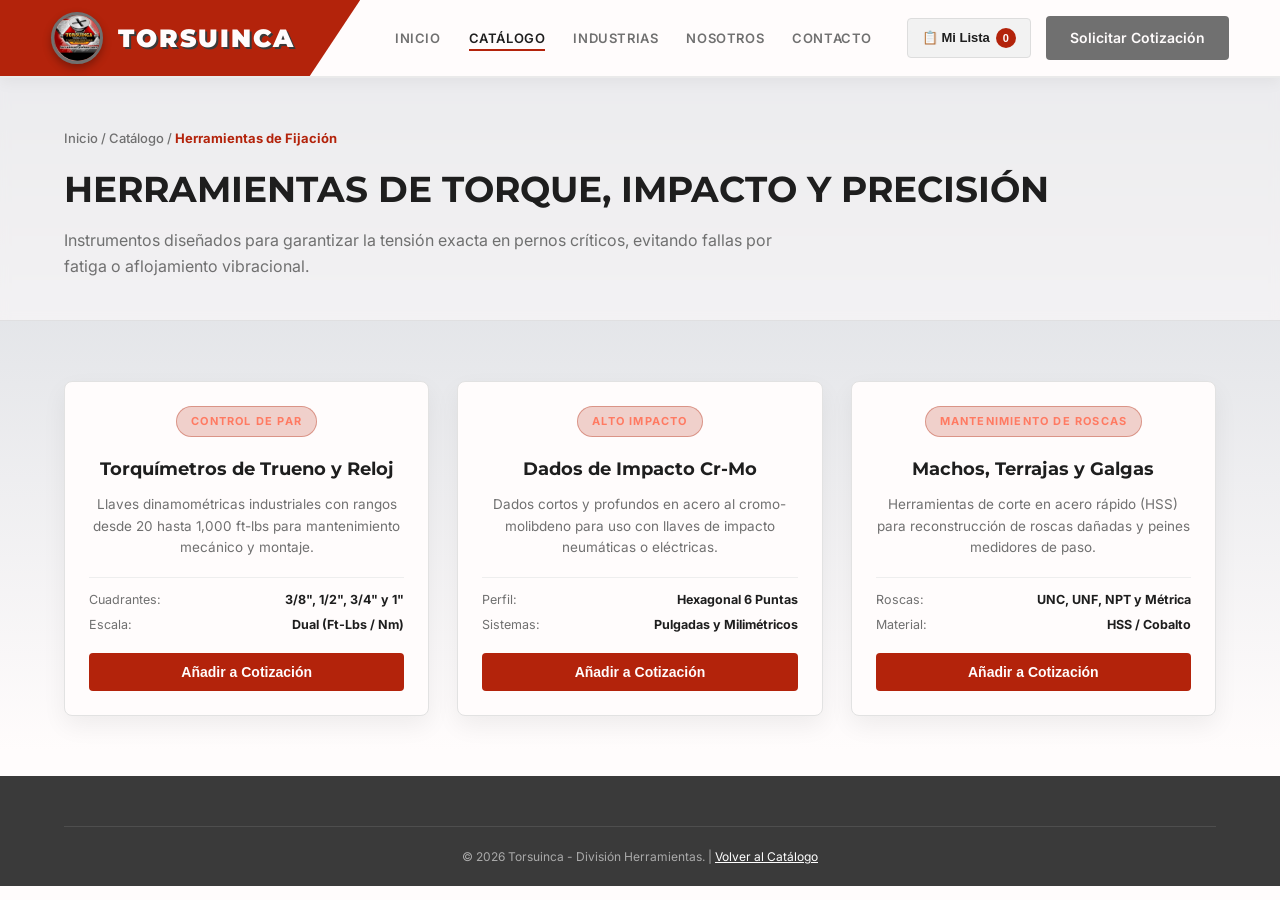
<file: herramientas-de-fijacion/index.html>
<!DOCTYPE html>
<html lang="es">
<head>
    <meta charset="UTF-8">
    <meta name="viewport" content="width=device-width, initial-scale=1.0">
    <meta name="description" content="Herramientas de torque y fijación industrial: torquímetros calibrados, dados de impacto Cr-Mo, machos, terrajas y galgas. Distribución en Maracaibo, Venezuela.">
    <title>Herramientas de Fijación y Torque | Torsuinca</title>
    <link rel="preconnect" href="https://fonts.googleapis.com">
    <link rel="preconnect" href="https://fonts.gstatic.com" crossorigin>
    <link href="https://fonts.googleapis.com/css2?family=Inter:wght@400;500;600;700&family=Montserrat:wght@700;800;900&display=swap" rel="stylesheet">
    <link rel="stylesheet" href="../css/style.css">
</head>
<body>

    <header>
        <a href="../index.html" class="logo-zone">
            <img src="../logo.jpeg" alt="Logo Torsuinca" class="logo-img" width="52" height="52">
            <span class="logo-text">TORSUINCA</span>
        </a>
        <nav aria-label="Navegación principal">
            <ul>
                <li><a href="../index.html">Inicio</a></li>
                <li><a href="../catalogo/index.html" class="active">Catálogo</a></li>
                <li><a href="../industrias/index.html">Industrias</a></li>
                <li><a href="../nosotros/index.html">Nosotros</a></li>
                <li><a href="../index.html#contacto">Contacto</a></li>
            </ul>
        </nav>
        <div class="header-action">
            <button class="quote-cart-btn" onclick="toggleQuoteModal()" aria-label="Abrir lista de cotización">📋 Mi Lista <span class="cart-badge">0</span></button>
            <a href="../index.html?cotizar=true#contacto" class="btn-primary">Solicitar Cotización</a>
        </div>
    </header>

    <main>
        <section class="page-banner">
            <div class="breadcrumb"><a href="../index.html">Inicio</a> / <a href="../catalogo/index.html">Catálogo</a> / <span>Herramientas de Fijación</span></div>
            <h1>Herramientas de Torque, Impacto y Precisión</h1>
            <p>Instrumentos diseñados para garantizar la tensión exacta en pernos críticos, evitando fallas por fatiga o aflojamiento vibracional.</p>
        </section>

        <section class="section-container">
            <div class="product-grid">
                <div class="product-card hidden-up">
                    <div>
                        <span class="badge-tag">Control de Par</span>
                        <h3>Torquímetros de Trueno y Reloj</h3>
                        <p>Llaves dinamométricas industriales con rangos desde 20 hasta 1,000 ft-lbs para mantenimiento mecánico y montaje.</p>
                        <ul class="specs-list">
                            <li><span>Cuadrantes:</span> <strong>3/8", 1/2", 3/4" y 1"</strong></li>
                            <li><span>Escala:</span> <strong>Dual (Ft-Lbs / Nm)</strong></li>
                        </ul>
                    </div>
                    <button class="btn-red" onclick="addToQuote('Torquímetros Industriales Calibrados')">Añadir a Cotización</button>
                </div>

                <div class="product-card hidden-up cascade-1">
                    <div>
                        <span class="badge-tag">Alto Impacto</span>
                        <h3>Dados de Impacto Cr-Mo</h3>
                        <p>Dados cortos y profundos en acero al cromo-molibdeno para uso con llaves de impacto neumáticas o eléctricas.</p>
                        <ul class="specs-list">
                            <li><span>Perfil:</span> <strong>Hexagonal 6 Puntas</strong></li>
                            <li><span>Sistemas:</span> <strong>Pulgadas y Milimétricos</strong></li>
                        </ul>
                    </div>
                    <button class="btn-red" onclick="addToQuote('Dados de Impacto Cromo-Molibdeno')">Añadir a Cotización</button>
                </div>

                <div class="product-card hidden-up cascade-2">
                    <div>
                        <span class="badge-tag">Mantenimiento de Roscas</span>
                        <h3>Machos, Terrajas y Galgas</h3>
                        <p>Herramientas de corte en acero rápido (HSS) para reconstrucción de roscas dañadas y peines medidores de paso.</p>
                        <ul class="specs-list">
                            <li><span>Roscas:</span> <strong>UNC, UNF, NPT y Métrica</strong></li>
                            <li><span>Material:</span> <strong>HSS / Cobalto</strong></li>
                        </ul>
                    </div>
                    <button class="btn-red" onclick="addToQuote('Juegos de Machos, Terrajas y Galgas de Rosca')">Añadir a Cotización</button>
                </div>
            </div>
        </section>
    </main>

    <!-- MODAL LATERAL -->
    <div class="quote-modal-overlay" id="quote-modal-overlay" role="dialog" aria-label="Lista de cotización">
        <div class="quote-modal">
            <div>
                <div class="quote-modal-header">
                    <h3>📋 Lista de Cotización</h3>
                    <button class="close-modal" onclick="toggleQuoteModal()" aria-label="Cerrar lista de cotización">✕</button>
                </div>
                <div class="quote-items-list" id="quote-items-list"></div>
            </div>
            <div style="display:flex; flex-direction:column; gap:10px;">
                <button class="btn-red" onclick="sendQuoteToWhatsApp()">Enviar Lista por WhatsApp</button>
                <a href="../index.html?cotizar=true#contacto" class="btn-primary">Pasar al Formulario Web</a>
            </div>
        </div>
    </div>

    <footer>
        <div class="footer-bottom">
            <p>&copy; 2026 Torsuinca - División Herramientas. | <a href="../catalogo/index.html" style="color:#fff; text-decoration:underline;">Volver al Catálogo</a></p>
        </div>
    </footer>

    <script src="../js/script.js"></script>
</body>
</html>
</file>
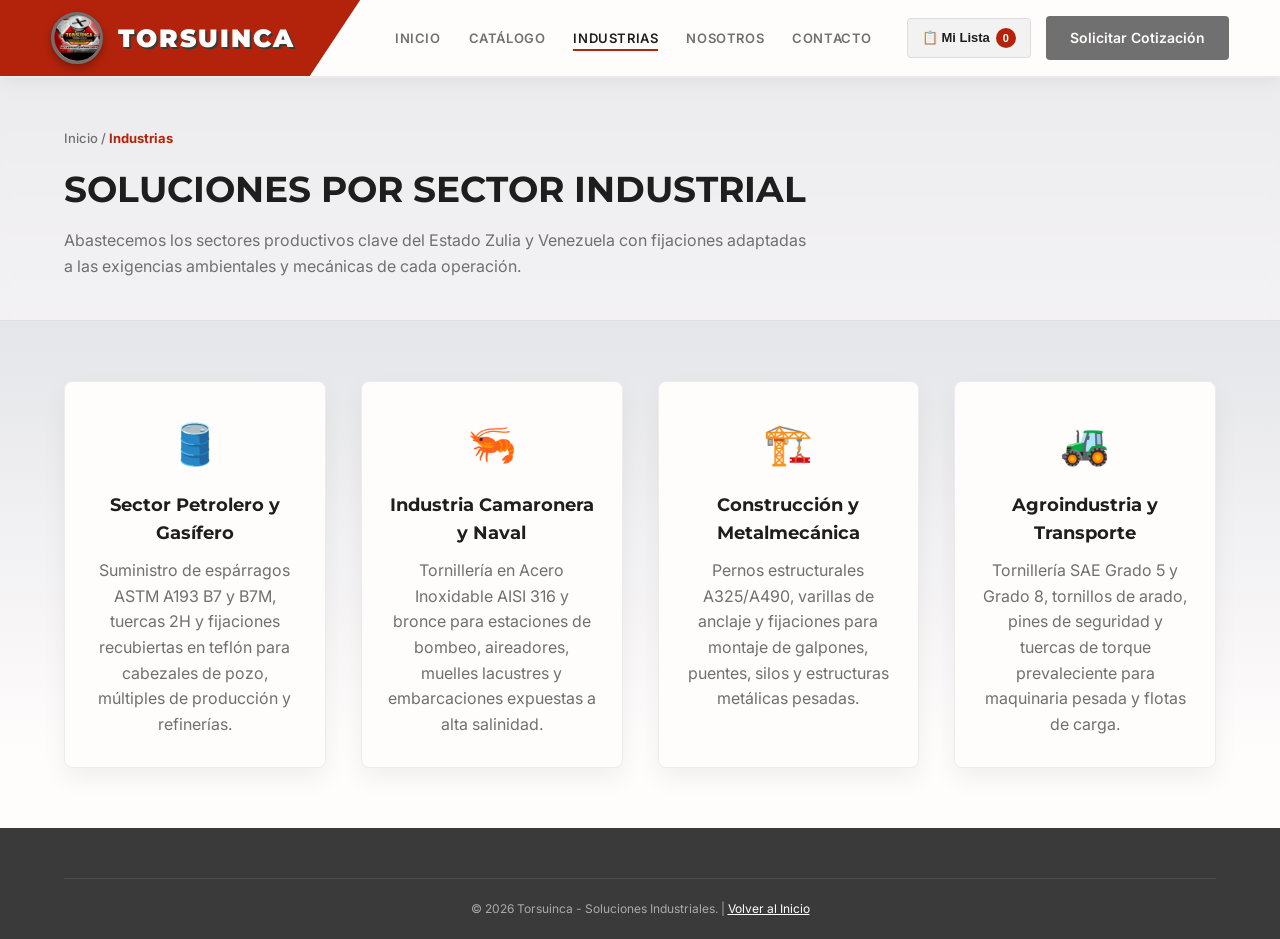
<file: industrias/index.html>
<!DOCTYPE html>
<html lang="es">
<head>
    <meta charset="UTF-8">
    <meta name="viewport" content="width=device-width, initial-scale=1.0">
    <meta name="description" content="Sectores industriales atendidos por Torsuinca: petrolero, naval, camaronero, construcción, metalmecánica, agroindustria y transporte en el Estado Zulia y Venezuela.">
    <title>Industrias que Atendemos | Torsuinca</title>
    <link rel="preconnect" href="https://fonts.googleapis.com">
    <link rel="preconnect" href="https://fonts.gstatic.com" crossorigin>
    <link href="https://fonts.googleapis.com/css2?family=Inter:wght@400;500;600;700&family=Montserrat:wght@700;800;900&display=swap" rel="stylesheet">
    <link rel="stylesheet" href="../css/style.css">
</head>
<body>

    <header>
        <a href="../index.html" class="logo-zone">
            <img src="../logo.jpeg" alt="Logo Torsuinca" class="logo-img" width="52" height="52">
            <span class="logo-text">TORSUINCA</span>
        </a>
        <nav aria-label="Navegación principal">
            <ul>
                <li><a href="../index.html">Inicio</a></li>
                <li><a href="../catalogo/index.html">Catálogo</a></li>
                <li><a href="index.html" class="active">Industrias</a></li>
                <li><a href="../nosotros/index.html">Nosotros</a></li>
                <li><a href="../index.html#contacto">Contacto</a></li>
            </ul>
        </nav>
        <div class="header-action">
            <button class="quote-cart-btn" onclick="toggleQuoteModal()" aria-label="Abrir lista de cotización">📋 Mi Lista <span class="cart-badge">0</span></button>
            <a href="../index.html?cotizar=true#contacto" class="btn-primary">Solicitar Cotización</a>
        </div>
    </header>

    <main>
        <section class="page-banner">
            <div class="breadcrumb"><a href="../index.html">Inicio</a> / <span>Industrias</span></div>
            <h1>Soluciones por Sector Industrial</h1>
            <p>Abastecemos los sectores productivos clave del Estado Zulia y Venezuela con fijaciones adaptadas a las exigencias ambientales y mecánicas de cada operación.</p>
        </section>

        <section class="section-container">
            <div class="feature-grid">
                <div class="feature-item hidden-up">
                    <div class="feature-icon" aria-hidden="true">🛢️</div>
                    <h4>Sector Petrolero y Gasífero</h4>
                    <p>Suministro de espárragos ASTM A193 B7 y B7M, tuercas 2H y fijaciones recubiertas en teflón para cabezales de pozo, múltiples de producción y refinerías.</p>
                </div>
                <div class="feature-item hidden-up cascade-1">
                    <div class="feature-icon" aria-hidden="true">🦐</div>
                    <h4>Industria Camaronera y Naval</h4>
                    <p>Tornillería en Acero Inoxidable AISI 316 y bronce para estaciones de bombeo, aireadores, muelles lacustres y embarcaciones expuestas a alta salinidad.</p>
                </div>
                <div class="feature-item hidden-up cascade-2">
                    <div class="feature-icon" aria-hidden="true">🏗️</div>
                    <h4>Construcción y Metalmecánica</h4>
                    <p>Pernos estructurales A325/A490, varillas de anclaje y fijaciones para montaje de galpones, puentes, silos y estructuras metálicas pesadas.</p>
                </div>
                <div class="feature-item hidden-up cascade-3">
                    <div class="feature-icon" aria-hidden="true">🚜</div>
                    <h4>Agroindustria y Transporte</h4>
                    <p>Tornillería SAE Grado 5 y Grado 8, tornillos de arado, pines de seguridad y tuercas de torque prevaleciente para maquinaria pesada y flotas de carga.</p>
                </div>
            </div>
        </section>
    </main>

    <!-- MODAL LATERAL -->
    <div class="quote-modal-overlay" id="quote-modal-overlay" role="dialog" aria-label="Lista de cotización">
        <div class="quote-modal">
            <div>
                <div class="quote-modal-header">
                    <h3>📋 Lista de Cotización</h3>
                    <button class="close-modal" onclick="toggleQuoteModal()" aria-label="Cerrar lista de cotización">✕</button>
                </div>
                <div class="quote-items-list" id="quote-items-list"></div>
            </div>
            <div style="display:flex; flex-direction:column; gap:10px;">
                <button class="btn-red" onclick="sendQuoteToWhatsApp()">Enviar Lista por WhatsApp</button>
                <a href="../index.html?cotizar=true#contacto" class="btn-primary">Pasar al Formulario Web</a>
            </div>
        </div>
    </div>

    <footer>
        <div class="footer-bottom">
            <p>&copy; 2026 Torsuinca - Soluciones Industriales. | <a href="../index.html" style="color:#fff; text-decoration:underline;">Volver al Inicio</a></p>
        </div>
    </footer>

    <script src="../js/script.js"></script>
</body>
</html>
</file>
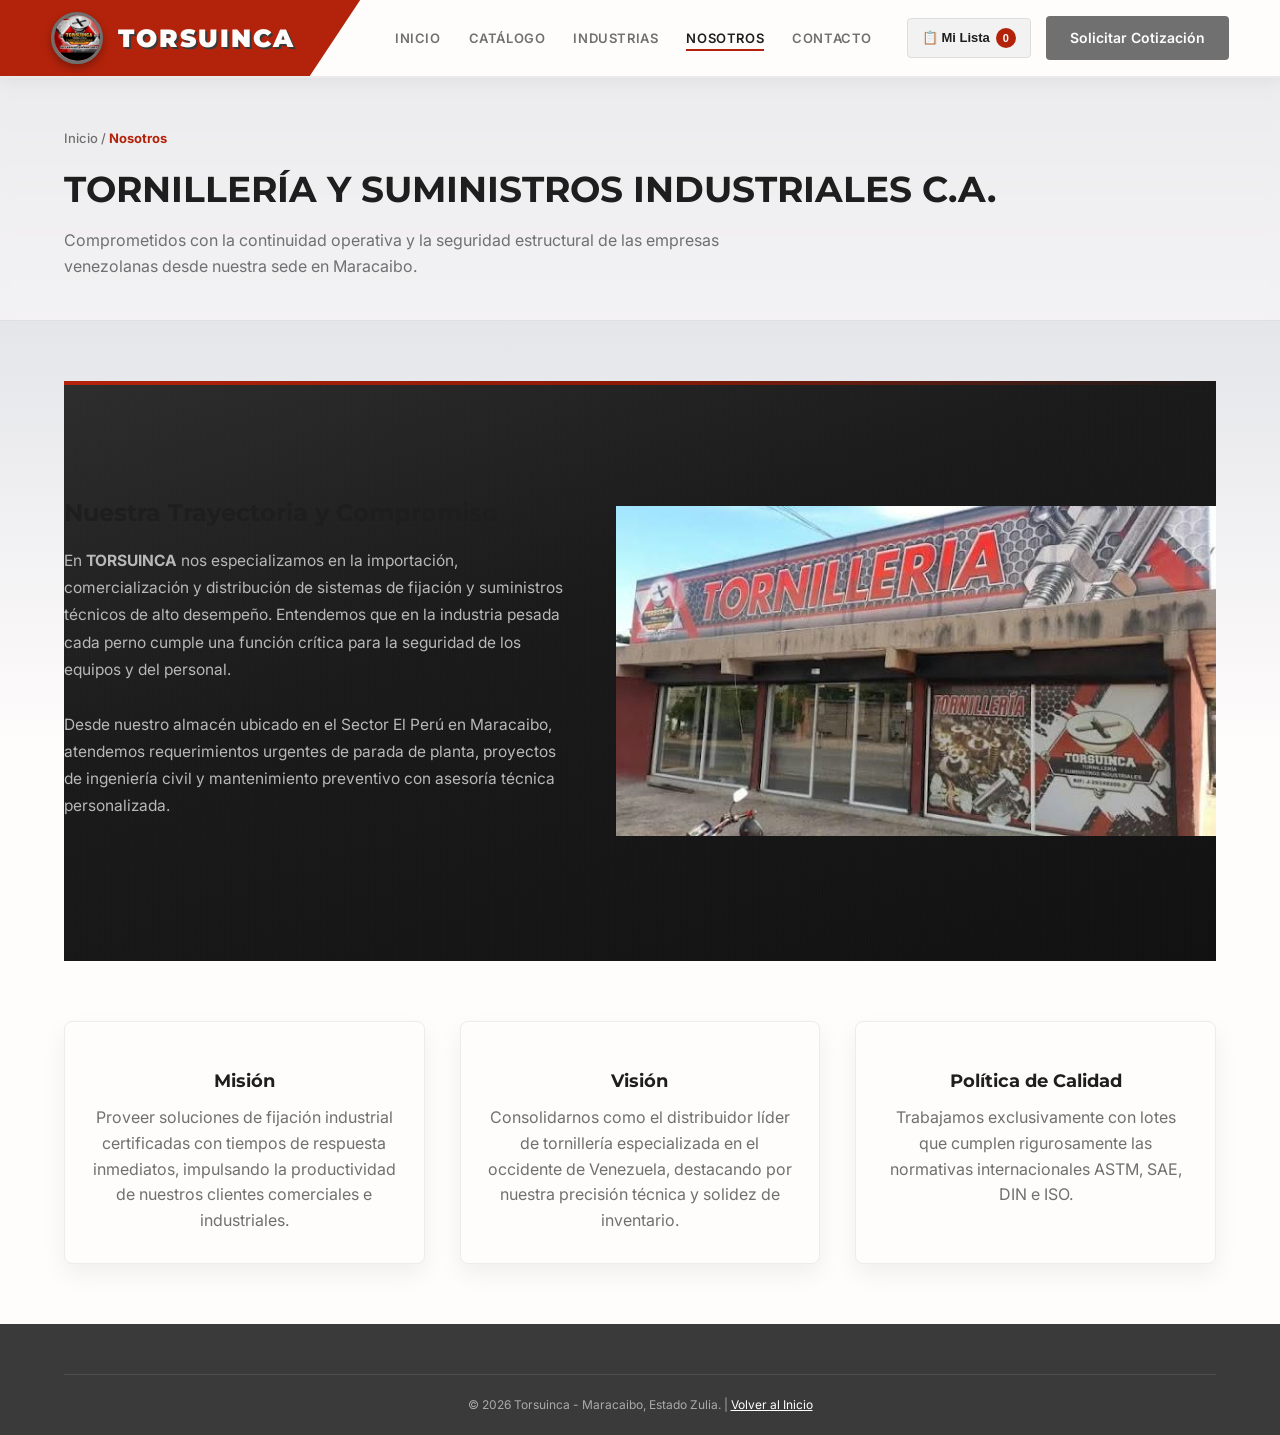
<file: nosotros/index.html>
<!DOCTYPE html>
<html lang="es">
<head>
    <meta charset="UTF-8">
    <meta name="viewport" content="width=device-width, initial-scale=1.0">
    <meta name="description" content="Conoce a Torsuinca: empresa especializada en importación y distribución de tornillería industrial, fijación estructural y suministros técnicos en Maracaibo, Venezuela.">
    <title>Sobre Nosotros | Torsuinca</title>
    <link rel="preconnect" href="https://fonts.googleapis.com">
    <link rel="preconnect" href="https://fonts.gstatic.com" crossorigin>
    <link href="https://fonts.googleapis.com/css2?family=Inter:wght@400;500;600;700&family=Montserrat:wght@700;800;900&display=swap" rel="stylesheet">
    <link rel="stylesheet" href="../css/style.css">
</head>
<body>

    <header>
        <a href="../index.html" class="logo-zone">
            <img src="../logo.jpeg" alt="Logo Torsuinca" class="logo-img" width="52" height="52">
            <span class="logo-text">TORSUINCA</span>
        </a>
        <nav aria-label="Navegación principal">
            <ul>
                <li><a href="../index.html">Inicio</a></li>
                <li><a href="../catalogo/index.html">Catálogo</a></li>
                <li><a href="../industrias/index.html">Industrias</a></li>
                <li><a href="index.html" class="active">Nosotros</a></li>
                <li><a href="../index.html#contacto">Contacto</a></li>
            </ul>
        </nav>
        <div class="header-action">
            <button class="quote-cart-btn" onclick="toggleQuoteModal()" aria-label="Abrir lista de cotización">📋 Mi Lista <span class="cart-badge">0</span></button>
            <a href="../index.html?cotizar=true#contacto" class="btn-primary">Solicitar Cotización</a>
        </div>
    </header>

    <main>
        <section class="page-banner">
            <div class="breadcrumb"><a href="../index.html">Inicio</a> / <span>Nosotros</span></div>
            <h1>Tornillería y Suministros Industriales C.A.</h1>
            <p>Comprometidos con la continuidad operativa y la seguridad estructural de las empresas venezolanas desde nuestra sede en Maracaibo.</p>
        </section>

        <section class="section-container">
            <div class="hero" style="padding: 0;">
                <div class="hero-content hidden-left">
                    <h2>Nuestra Trayectoria y Compromiso</h2>
                    <p style="margin-top:15px;">En <strong>TORSUINCA</strong> nos especializamos en la importación, comercialización y distribución de sistemas de fijación y suministros técnicos de alto desempeño. Entendemos que en la industria pesada cada perno cumple una función crítica para la seguridad de los equipos y del personal.</p>
                    <p>Desde nuestro almacén ubicado en el Sector El Perú en Maracaibo, atendemos requerimientos urgentes de parada de planta, proyectos de ingeniería civil y mantenimiento preventivo con asesoría técnica personalizada.</p>
                </div>
                <div class="hero-image hidden-right">
                    <img src="../tornilleria.jpeg" alt="Instalaciones Torsuinca" width="600" height="430">
                </div>
            </div>

            <div class="feature-grid" style="margin-top: 60px;">
                <div class="feature-item hidden-up">
                    <h4>Misión</h4>
                    <p>Proveer soluciones de fijación industrial certificadas con tiempos de respuesta inmediatos, impulsando la productividad de nuestros clientes comerciales e industriales.</p>
                </div>
                <div class="feature-item hidden-up cascade-1">
                    <h4>Visión</h4>
                    <p>Consolidarnos como el distribuidor líder de tornillería especializada en el occidente de Venezuela, destacando por nuestra precisión técnica y solidez de inventario.</p>
                </div>
                <div class="feature-item hidden-up cascade-2">
                    <h4>Política de Calidad</h4>
                    <p>Trabajamos exclusivamente con lotes que cumplen rigurosamente las normativas internacionales ASTM, SAE, DIN e ISO.</p>
                </div>
            </div>
        </section>
    </main>

    <!-- MODAL LATERAL -->
    <div class="quote-modal-overlay" id="quote-modal-overlay" role="dialog" aria-label="Lista de cotización">
        <div class="quote-modal">
            <div>
                <div class="quote-modal-header">
                    <h3>📋 Lista de Cotización</h3>
                    <button class="close-modal" onclick="toggleQuoteModal()" aria-label="Cerrar lista de cotización">✕</button>
                </div>
                <div class="quote-items-list" id="quote-items-list"></div>
            </div>
            <div style="display:flex; flex-direction:column; gap:10px;">
                <button class="btn-red" onclick="sendQuoteToWhatsApp()">Enviar Lista por WhatsApp</button>
                <a href="../index.html?cotizar=true#contacto" class="btn-primary">Pasar al Formulario Web</a>
            </div>
        </div>
    </div>

    <footer>
        <div class="footer-bottom">
            <p>&copy; 2026 Torsuinca - Maracaibo, Estado Zulia. | <a href="../index.html" style="color:#fff; text-decoration:underline;">Volver al Inicio</a></p>
        </div>
    </footer>

    <script src="../js/script.js"></script>
</body>
</html>
</file>
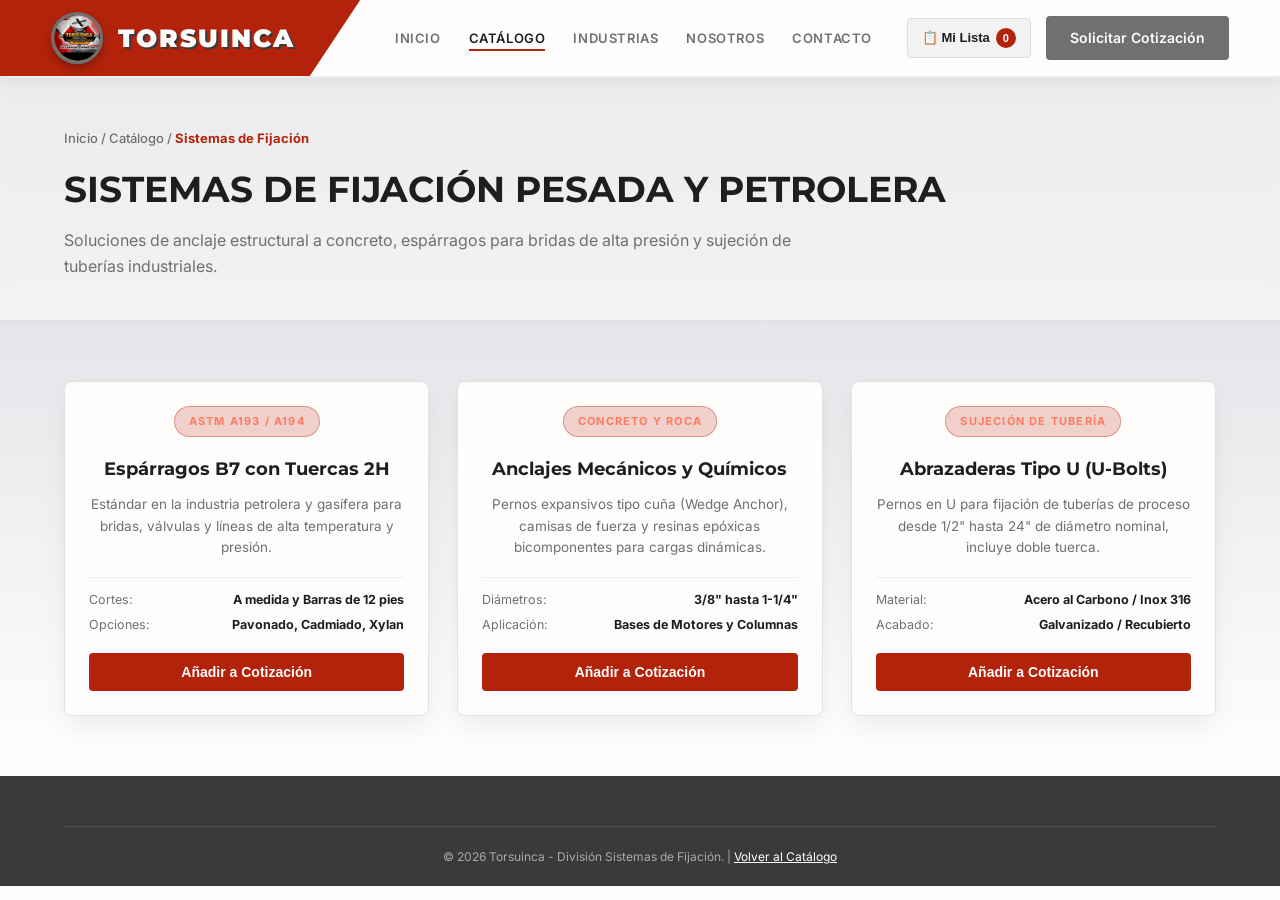
<file: sistemas-de-fijacion/index.html>
<!DOCTYPE html>
<html lang="es">
<head>
    <meta charset="UTF-8">
    <meta name="viewport" content="width=device-width, initial-scale=1.0">
    <meta name="description" content="Sistemas de fijación pesada: espárragos petroleros ASTM A193 B7, anclajes mecánicos y químicos para concreto, y abrazaderas U-Bolts. Stock en Maracaibo.">
    <title>Sistemas de Fijación y Espárragos | Torsuinca</title>
    <link rel="preconnect" href="https://fonts.googleapis.com">
    <link rel="preconnect" href="https://fonts.gstatic.com" crossorigin>
    <link href="https://fonts.googleapis.com/css2?family=Inter:wght@400;500;600;700&family=Montserrat:wght@700;800;900&display=swap" rel="stylesheet">
    <link rel="stylesheet" href="../css/style.css">
</head>
<body>

    <header>
        <a href="../index.html" class="logo-zone">
            <img src="../logo.jpeg" alt="Logo Torsuinca" class="logo-img" width="52" height="52">
            <span class="logo-text">TORSUINCA</span>
        </a>
        <nav aria-label="Navegación principal">
            <ul>
                <li><a href="../index.html">Inicio</a></li>
                <li><a href="../catalogo/index.html" class="active">Catálogo</a></li>
                <li><a href="../industrias/index.html">Industrias</a></li>
                <li><a href="../nosotros/index.html">Nosotros</a></li>
                <li><a href="../index.html#contacto">Contacto</a></li>
            </ul>
        </nav>
        <div class="header-action">
            <button class="quote-cart-btn" onclick="toggleQuoteModal()" aria-label="Abrir lista de cotización">📋 Mi Lista <span class="cart-badge">0</span></button>
            <a href="../index.html?cotizar=true#contacto" class="btn-primary">Solicitar Cotización</a>
        </div>
    </header>

    <main>
        <section class="page-banner">
            <div class="breadcrumb"><a href="../index.html">Inicio</a> / <a href="../catalogo/index.html">Catálogo</a> / <span>Sistemas de Fijación</span></div>
            <h1>Sistemas de Fijación Pesada y Petrolera</h1>
            <p>Soluciones de anclaje estructural a concreto, espárragos para bridas de alta presión y sujeción de tuberías industriales.</p>
        </section>

        <section class="section-container">
            <div class="product-grid">
                <div class="product-card hidden-up">
                    <div>
                        <span class="badge-tag">ASTM A193 / A194</span>
                        <h3>Espárragos B7 con Tuercas 2H</h3>
                        <p>Estándar en la industria petrolera y gasífera para bridas, válvulas y líneas de alta temperatura y presión.</p>
                        <ul class="specs-list">
                            <li><span>Cortes:</span> <strong>A medida y Barras de 12 pies</strong></li>
                            <li><span>Opciones:</span> <strong>Pavonado, Cadmiado, Xylan</strong></li>
                        </ul>
                    </div>
                    <button class="btn-red" onclick="addToQuote('Espárragos Petroleros ASTM A193 B7 con Tuercas 2H')">Añadir a Cotización</button>
                </div>

                <div class="product-card hidden-up cascade-1">
                    <div>
                        <span class="badge-tag">Concreto y Roca</span>
                        <h3>Anclajes Mecánicos y Químicos</h3>
                        <p>Pernos expansivos tipo cuña (Wedge Anchor), camisas de fuerza y resinas epóxicas bicomponentes para cargas dinámicas.</p>
                        <ul class="specs-list">
                            <li><span>Diámetros:</span> <strong>3/8" hasta 1-1/4"</strong></li>
                            <li><span>Aplicación:</span> <strong>Bases de Motores y Columnas</strong></li>
                        </ul>
                    </div>
                    <button class="btn-red" onclick="addToQuote('Anclajes Mecánicos y Epóxicos para Concreto')">Añadir a Cotización</button>
                </div>

                <div class="product-card hidden-up cascade-2">
                    <div>
                        <span class="badge-tag">Sujeción de Tubería</span>
                        <h3>Abrazaderas Tipo U (U-Bolts)</h3>
                        <p>Pernos en U para fijación de tuberías de proceso desde 1/2" hasta 24" de diámetro nominal, incluye doble tuerca.</p>
                        <ul class="specs-list">
                            <li><span>Material:</span> <strong>Acero al Carbono / Inox 316</strong></li>
                            <li><span>Acabado:</span> <strong>Galvanizado / Recubierto</strong></li>
                        </ul>
                    </div>
                    <button class="btn-red" onclick="addToQuote('Abrazaderas U-Bolts para Tubería Industrial')">Añadir a Cotización</button>
                </div>
            </div>
        </section>
    </main>

    <!-- MODAL LATERAL -->
    <div class="quote-modal-overlay" id="quote-modal-overlay" role="dialog" aria-label="Lista de cotización">
        <div class="quote-modal">
            <div>
                <div class="quote-modal-header">
                    <h3>📋 Lista de Cotización</h3>
                    <button class="close-modal" onclick="toggleQuoteModal()" aria-label="Cerrar lista de cotización">✕</button>
                </div>
                <div class="quote-items-list" id="quote-items-list"></div>
            </div>
            <div style="display:flex; flex-direction:column; gap:10px;">
                <button class="btn-red" onclick="sendQuoteToWhatsApp()">Enviar Lista por WhatsApp</button>
                <a href="../index.html?cotizar=true#contacto" class="btn-primary">Pasar al Formulario Web</a>
            </div>
        </div>
    </div>

    <footer>
        <div class="footer-bottom">
            <p>&copy; 2026 Torsuinca - División Sistemas de Fijación. | <a href="../catalogo/index.html" style="color:#fff; text-decoration:underline;">Volver al Catálogo</a></p>
        </div>
    </footer>

    <script src="../js/script.js"></script>
</body>
</html>
</file>
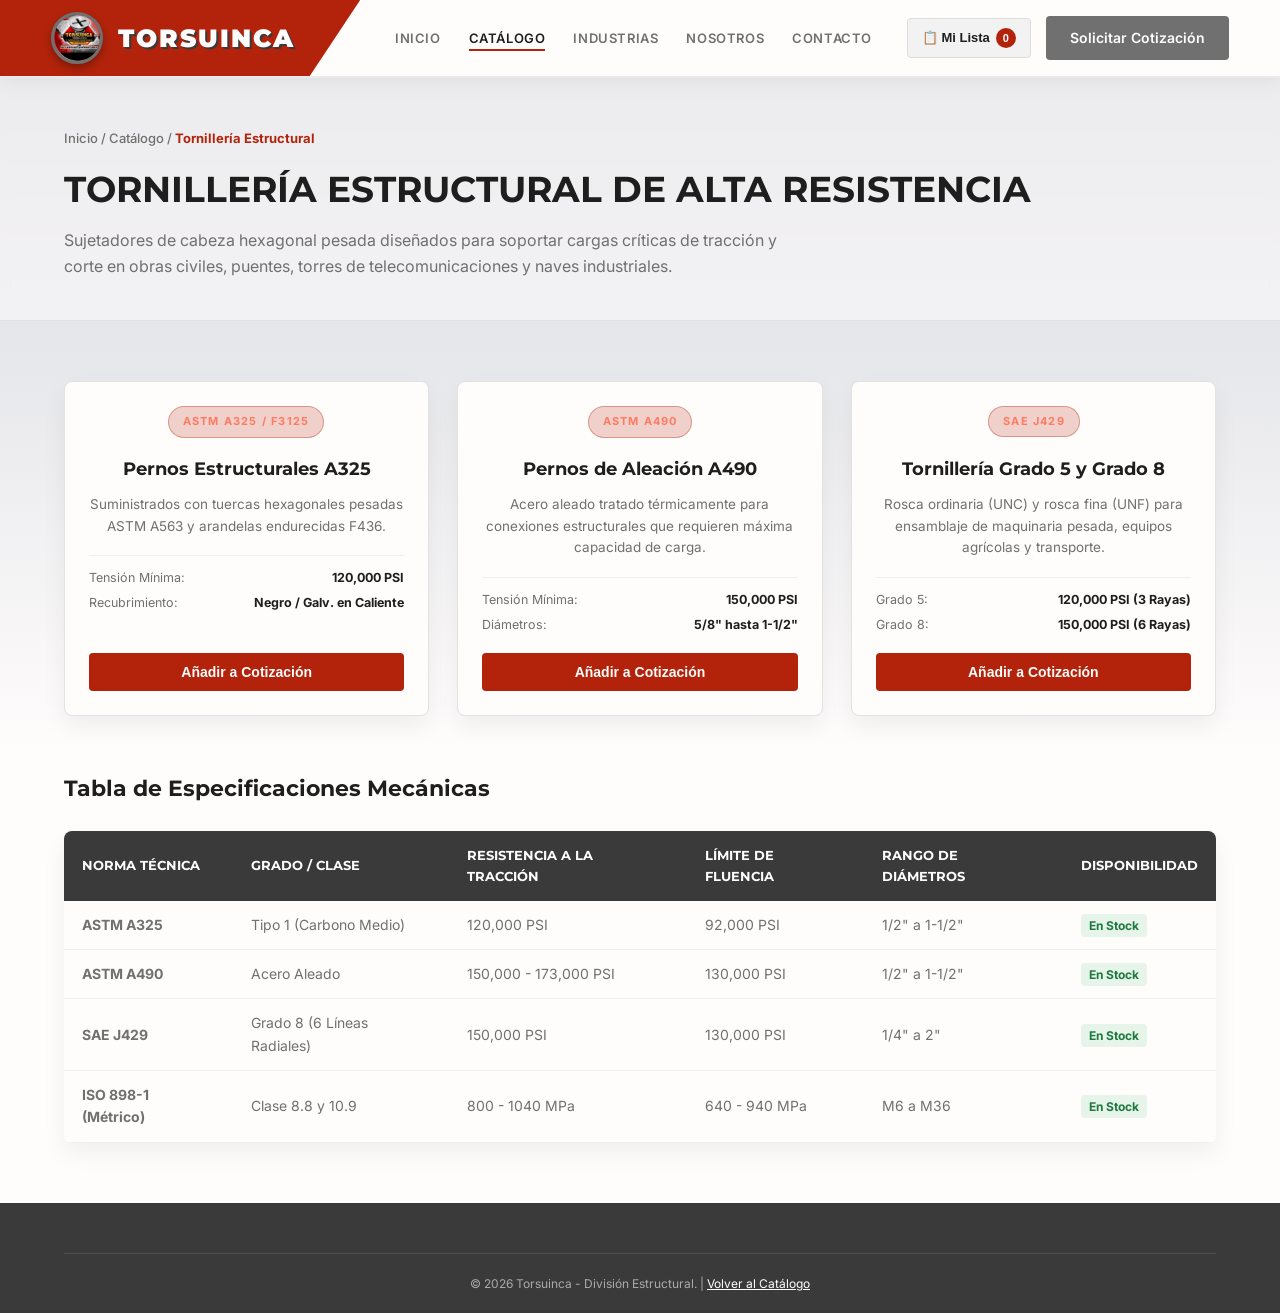
<file: tornilleria-estructural/index.html>
<!DOCTYPE html>
<html lang="es">
<head>
    <meta charset="UTF-8">
    <meta name="viewport" content="width=device-width, initial-scale=1.0">
    <meta name="description" content="Tornillería estructural de alta resistencia ASTM A325, A490 y SAE Grado 5 y 8 para infraestructura, puentes y montaje metálico. Stock inmediato en Maracaibo.">
    <title>Tornillería Estructural | Torsuinca</title>
    <link rel="preconnect" href="https://fonts.googleapis.com">
    <link rel="preconnect" href="https://fonts.gstatic.com" crossorigin>
    <link href="https://fonts.googleapis.com/css2?family=Inter:wght@400;500;600;700&family=Montserrat:wght@700;800;900&display=swap" rel="stylesheet">
    <link rel="stylesheet" href="../css/style.css">
</head>
<body>

    <header>
        <a href="../index.html" class="logo-zone">
            <img src="../logo.jpeg" alt="Logo Torsuinca" class="logo-img" width="52" height="52">
            <span class="logo-text">TORSUINCA</span>
        </a>
        <nav aria-label="Navegación principal">
            <ul>
                <li><a href="../index.html">Inicio</a></li>
                <li><a href="../catalogo/index.html" class="active">Catálogo</a></li>
                <li><a href="../industrias/index.html">Industrias</a></li>
                <li><a href="../nosotros/index.html">Nosotros</a></li>
                <li><a href="../index.html#contacto">Contacto</a></li>
            </ul>
        </nav>
        <div class="header-action">
            <button class="quote-cart-btn" onclick="toggleQuoteModal()" aria-label="Abrir lista de cotización">📋 Mi Lista <span class="cart-badge">0</span></button>
            <a href="../index.html?cotizar=true#contacto" class="btn-primary">Solicitar Cotización</a>
        </div>
    </header>

    <main>
        <section class="page-banner">
            <div class="breadcrumb"><a href="../index.html">Inicio</a> / <a href="../catalogo/index.html">Catálogo</a> / <span>Tornillería Estructural</span></div>
            <h1>Tornillería Estructural de Alta Resistencia</h1>
            <p>Sujetadores de cabeza hexagonal pesada diseñados para soportar cargas críticas de tracción y corte en obras civiles, puentes, torres de telecomunicaciones y naves industriales.</p>
        </section>

        <section class="section-container">
            <div class="product-grid">
                <div class="product-card hidden-up">
                    <div>
                        <span class="badge-tag">ASTM A325 / F3125</span>
                        <h3>Pernos Estructurales A325</h3>
                        <p>Suministrados con tuercas hexagonales pesadas ASTM A563 y arandelas endurecidas F436.</p>
                        <ul class="specs-list">
                            <li><span>Tensión Mínima:</span> <strong>120,000 PSI</strong></li>
                            <li><span>Recubrimiento:</span> <strong>Negro / Galv. en Caliente</strong></li>
                        </ul>
                    </div>
                    <button class="btn-red" onclick="addToQuote('Pernos Estructurales ASTM A325 + Tuerca + Arandela')">Añadir a Cotización</button>
                </div>

                <div class="product-card hidden-up cascade-1">
                    <div>
                        <span class="badge-tag">ASTM A490</span>
                        <h3>Pernos de Aleación A490</h3>
                        <p>Acero aleado tratado térmicamente para conexiones estructurales que requieren máxima capacidad de carga.</p>
                        <ul class="specs-list">
                            <li><span>Tensión Mínima:</span> <strong>150,000 PSI</strong></li>
                            <li><span>Diámetros:</span> <strong>5/8" hasta 1-1/2"</strong></li>
                        </ul>
                    </div>
                    <button class="btn-red" onclick="addToQuote('Pernos Estructurales ASTM A490')">Añadir a Cotización</button>
                </div>

                <div class="product-card hidden-up cascade-2">
                    <div>
                        <span class="badge-tag">SAE J429</span>
                        <h3>Tornillería Grado 5 y Grado 8</h3>
                        <p>Rosca ordinaria (UNC) y rosca fina (UNF) para ensamblaje de maquinaria pesada, equipos agrícolas y transporte.</p>
                        <ul class="specs-list">
                            <li><span>Grado 5:</span> <strong>120,000 PSI (3 Rayas)</strong></li>
                            <li><span>Grado 8:</span> <strong>150,000 PSI (6 Rayas)</strong></li>
                        </ul>
                    </div>
                    <button class="btn-red" onclick="addToQuote('Tornillería Hexagonal SAE Grado 5 / Grado 8')">Añadir a Cotización</button>
                </div>
            </div>

            <h3 style="margin-top: 55px; font-size: 22px;">Tabla de Especificaciones Mecánicas</h3>
            <div class="table-responsive hidden-up">
                <table class="tech-table">
                    <thead>
                        <tr>
                            <th>Norma Técnica</th>
                            <th>Grado / Clase</th>
                            <th>Resistencia a la Tracción</th>
                            <th>Límite de Fluencia</th>
                            <th>Rango de Diámetros</th>
                            <th>Disponibilidad</th>
                        </tr>
                    </thead>
                    <tbody>
                        <tr>
                            <td><strong>ASTM A325</strong></td>
                            <td>Tipo 1 (Carbono Medio)</td>
                            <td>120,000 PSI</td>
                            <td>92,000 PSI</td>
                            <td>1/2" a 1-1/2"</td>
                            <td><span class="status-stock">En Stock</span></td>
                        </tr>
                        <tr>
                            <td><strong>ASTM A490</strong></td>
                            <td>Acero Aleado</td>
                            <td>150,000 - 173,000 PSI</td>
                            <td>130,000 PSI</td>
                            <td>1/2" a 1-1/2"</td>
                            <td><span class="status-stock">En Stock</span></td>
                        </tr>
                        <tr>
                            <td><strong>SAE J429</strong></td>
                            <td>Grado 8 (6 Líneas Radiales)</td>
                            <td>150,000 PSI</td>
                            <td>130,000 PSI</td>
                            <td>1/4" a 2"</td>
                            <td><span class="status-stock">En Stock</span></td>
                        </tr>
                        <tr>
                            <td><strong>ISO 898-1 (Métrico)</strong></td>
                            <td>Clase 8.8 y 10.9</td>
                            <td>800 - 1040 MPa</td>
                            <td>640 - 940 MPa</td>
                            <td>M6 a M36</td>
                            <td><span class="status-stock">En Stock</span></td>
                        </tr>
                    </tbody>
                </table>
            </div>
        </section>
    </main>

    <!-- MODAL LATERAL -->
    <div class="quote-modal-overlay" id="quote-modal-overlay" role="dialog" aria-label="Lista de cotización">
        <div class="quote-modal">
            <div>
                <div class="quote-modal-header">
                    <h3>📋 Lista de Cotización</h3>
                    <button class="close-modal" onclick="toggleQuoteModal()" aria-label="Cerrar lista de cotización">✕</button>
                </div>
                <div class="quote-items-list" id="quote-items-list"></div>
            </div>
            <div style="display:flex; flex-direction:column; gap:10px;">
                <button class="btn-red" onclick="sendQuoteToWhatsApp()">Enviar Lista por WhatsApp</button>
                <a href="../index.html?cotizar=true#contacto" class="btn-primary">Pasar al Formulario Web</a>
            </div>
        </div>
    </div>

    <footer>
        <div class="footer-bottom">
            <p>&copy; 2026 Torsuinca - División Estructural. | <a href="../catalogo/index.html" style="color:#fff; text-decoration:underline;">Volver al Catálogo</a></p>
        </div>
    </footer>

    <script src="../js/script.js"></script>
</body>
</html>
</file>
<file: css/style.css>
/* === VARIABLES DE MARCA === */
:root {
    --brand-red: #B3230B;
    --brand-red-dark: #8A1A07;
    --brand-gray: #707070;
    --brand-gray-dark: #3A3A3A;
    --brand-gray-light: #E2E5E8;
    --brand-white: #FFFCFC;
    --text-dark: #1E1E1E;
    --shadow-soft: 0 10px 25px rgba(0, 0, 0, 0.06);
    --shadow-hover: 0 18px 35px rgba(0, 0, 0, 0.12);
    --radius: 8px;
}

/* === ACCESIBILIDAD: SR-ONLY === */
.sr-only {
    position: absolute;
    width: 1px;
    height: 1px;
    padding: 0;
    margin: -1px;
    overflow: hidden;
    clip: rect(0, 0, 0, 0);
    white-space: nowrap;
    border: 0;
}

/* === RESET Y BASE CON DEGRADADO === */
* { margin: 0; padding: 0; box-sizing: border-box; }
html { scroll-behavior: smooth; }

body { 
    font-family: 'Inter', sans-serif; 
    background: linear-gradient(to bottom, #D0D5DB 0%, var(--brand-white) 750px);
    background-repeat: no-repeat;
    background-color: var(--brand-white);
    color: var(--brand-gray); 
    line-height: 1.6; 
    overflow-x: hidden; 
}

h1, h2, h3, h4 { font-family: 'Montserrat', sans-serif; color: var(--text-dark); }
a { text-decoration: none; color: inherit; transition: all 0.3s ease; }
img { max-width: 100%; height: auto; display: block; }

/* === ANIMACIONES SCROLL REVEAL === */
.hidden-left { opacity: 0; transform: translateX(-60px); transition: all 0.7s ease-out; }
.hidden-right { opacity: 0; transform: translateX(60px); transition: all 0.7s ease-out; }
.hidden-up { opacity: 0; transform: translateY(50px); transition: all 0.7s ease-out; }
.show { opacity: 1; transform: translate(0); }

.cascade-1 { transition-delay: 80ms; }
.cascade-2 { transition-delay: 160ms; }
.cascade-3 { transition-delay: 240ms; }
.cascade-4 { transition-delay: 320ms; }

/* === BOTONES === */
.btn-primary {
    background-color: var(--brand-gray);
    color: var(--brand-white);
    padding: 11px 24px; border: none; border-radius: 4px;
    font-weight: 600; cursor: pointer; transition: all 0.3s ease;
    display: inline-flex; align-items: center; justify-content: center; gap: 8px;
    font-size: 14px;
}
.btn-primary:hover { 
    background-color: var(--brand-red); 
    color: var(--brand-white); 
    transform: translateY(-2px); 
    box-shadow: 0 6px 15px rgba(179, 35, 11, 0.25); 
}
.btn-red {
    background-color: var(--brand-red);
    color: var(--brand-white);
    padding: 11px 24px; border: none; border-radius: 4px;
    font-weight: 600; cursor: pointer; transition: all 0.3s ease;
    display: inline-flex; align-items: center; justify-content: center; gap: 8px;
    font-size: 14px;
}
.btn-red:hover {
    background-color: var(--brand-red-dark);
    transform: translateY(-2px);
}
.btn-outline {
    border: 2px solid var(--brand-gray); color: var(--brand-gray);
    padding: 9px 22px; border-radius: 4px; font-weight: 600;
    display: inline-flex; align-items: center; gap: 8px; transition: all 0.3s ease;
    font-size: 14px; background: transparent; cursor: pointer;
}
.btn-outline:hover { border-color: var(--brand-red); color: var(--brand-red); transform: translateY(-2px); }

/* === HEADER Y ZONA TORSUINCA === */
header {
    display: flex; justify-content: space-between; align-items: center;
    background-color: var(--brand-white);
    border-bottom: 2px solid #eaeaea; 
    position: sticky; top: 0; z-index: 1000;
    box-shadow: 0 4px 15px rgba(0,0,0,0.05);
}

.logo-zone { 
    background-color: var(--brand-red); 
    padding: 12px 65px 12px 4%; 
    display: flex; align-items: center; gap: 15px; 
    cursor: pointer;
    clip-path: polygon(0 0, 100% 0, 86% 100%, 0% 100%);
}

.logo-img {
    width: 52px; height: 52px; 
    border-radius: 50%; object-fit: cover;
    border: 3px solid var(--brand-gray); 
    box-shadow: 0 4px 8px rgba(0,0,0,0.3);
    transition: transform 0.4s ease;
    background-color: var(--brand-white);
}
.logo-zone:hover .logo-img { transform: rotate(15deg) scale(1.06); }

.logo-text { 
    font-family: 'Montserrat', sans-serif;
    font-size: 25px; font-weight: 900; 
    color: var(--brand-white); 
    letter-spacing: 2px;
    text-shadow: 2px 2px 0px var(--brand-gray-dark); 
}

nav { flex: 1; display: flex; justify-content: center; }
nav ul { display: flex; gap: 28px; list-style: none; align-items: center; }
nav a { font-weight: 600; font-size: 13px; text-transform: uppercase; letter-spacing: 0.6px; color: var(--brand-gray); position: relative; padding: 5px 0; }
nav a::after { content: ''; position: absolute; bottom: 0; left: 0; width: 0; height: 2px; background-color: var(--brand-red); transition: width 0.3s ease; }
nav a:hover, nav a.active { color: var(--text-dark); }
nav a:hover::after, nav a.active::after { width: 100%; }

/* Dropdown menú en Header */
.dropdown { position: relative; }
.dropdown-content {
    display: none; position: absolute; top: 100%; left: 0;
    background-color: var(--brand-white); min-width: 240px;
    box-shadow: var(--shadow-hover); border-radius: 6px;
    border-top: 3px solid var(--brand-red); padding: 10px 0; z-index: 1001;
}
.dropdown-content a {
    display: block; padding: 10px 20px; font-size: 12px;
    text-transform: none; color: var(--text-dark);
}
.dropdown-content a::after { display: none; }
.dropdown-content a:hover { background-color: #f4f4f4; color: var(--brand-red); padding-left: 25px; }
.dropdown:hover .dropdown-content { display: block; }

.header-action { padding-right: 4%; display: flex; align-items: center; gap: 15px; }

/* Botón Carrito de Cotización */
.quote-cart-btn {
    position: relative; background: #f2f2f2; border: 1px solid #ddd;
    padding: 9px 14px; border-radius: 4px; cursor: pointer;
    font-weight: 600; font-size: 13px; color: var(--text-dark);
    display: flex; align-items: center; gap: 6px;
}
.quote-cart-btn:hover { border-color: var(--brand-red); color: var(--brand-red); }
.cart-badge {
    background-color: var(--brand-red); color: var(--brand-white);
    font-size: 11px; font-weight: 700; border-radius: 50%;
    width: 20px; height: 20px; display: inline-flex;
    align-items: center; justify-content: center;
}

/* === 01. EL VOICE (HERO PRINCIPAL) === */
.hero {
    display: flex; padding: 80px 5% 50px; align-items: center; gap: 50px;
    background: linear-gradient(160deg, #2d2d2d 0%, #1a1a1a 40%, #111 100%);
    overflow: hidden; position: relative; min-height: 580px;
}

/* Textura de metal cepillado (CSS puro) */
.hero::before {
    content: '';
    position: absolute; inset: 0; z-index: 0;
    background:
        repeating-linear-gradient(
            90deg,
            rgba(255,255,255,0.015) 0px,
            transparent 1px,
            transparent 3px
        ),
        repeating-linear-gradient(
            0deg,
            rgba(255,255,255,0.008) 0px,
            transparent 1px,
            transparent 6px
        );
    pointer-events: none;
}

/* Línea roja superior */
.hero::after {
    content: '';
    position: absolute; top: 0; left: 0;
    width: 100%; height: 4px;
    background: linear-gradient(90deg, var(--brand-red) 0%, var(--brand-red-dark) 50%, transparent 100%);
    z-index: 10;
}

/* --- Cuadrícula de plano técnico --- */
.hero-blueprint {
    position: absolute; inset: 0; z-index: 0; pointer-events: none;
    background:
        linear-gradient(rgba(179,35,11,0.04) 1px, transparent 1px),
        linear-gradient(90deg, rgba(179,35,11,0.04) 1px, transparent 1px);
    background-size: 60px 60px;
    opacity: 0.6;
}

/* --- Piezas flotantes individuales --- */
.hero-floating {
    position: absolute; inset: 0; z-index: 1; pointer-events: none;
}

.fp {
    position: absolute;
    opacity: 0;
    animation-fill-mode: forwards;
}

/* Tuerca grande, arriba-izquierda */
.fp-1 {
    top: 3%; left: 2%;
    opacity: 0.22;
    animation: spinSlow 25s linear infinite, floatY 6s ease-in-out infinite;
}
/* Perno grande, derecha-centro */
.fp-2 {
    top: 8%; right: 3%;
    opacity: 0.18;
    transform: rotate(25deg);
    animation: floatY 7s ease-in-out infinite;
}
/* Arandela grande, arriba-derecha */
.fp-3 {
    top: -2%; right: 22%;
    opacity: 0.15;
    animation: spinSlow 30s linear infinite reverse, floatY 5s ease-in-out infinite;
}
/* Allen izquierda-centro */
.fp-4 {
    top: 35%; left: -1%;
    opacity: 0.16;
    transform: rotate(-18deg);
    animation: floatY 8s ease-in-out infinite 1s;
}
/* Tuerca pequeña, abajo-izquierda */
.fp-5 {
    bottom: 15%; left: 8%;
    opacity: 0.2;
    animation: spinSlow 18s linear infinite, floatY 5.5s ease-in-out infinite 0.5s;
}
/* Arandela presión, centro */
.fp-6 {
    top: 20%; left: 42%;
    opacity: 0.1;
    animation: spinSlow 20s linear infinite reverse, floatY 7s ease-in-out infinite;
}
/* Perno con tuerca, abajo-derecha */
.fp-7 {
    bottom: 5%; right: 8%;
    opacity: 0.15;
    transform: rotate(15deg);
    animation: floatY 6.5s ease-in-out infinite 2s;
}
/* Arandela pequeña, centro-arriba */
.fp-8 {
    top: 10%; left: 30%;
    opacity: 0.12;
    animation: spinSlow 15s linear infinite, floatY 4.5s ease-in-out infinite;
}
/* Brillos rojos */
.fp-glow-1 {
    top: 30%; left: 10%; opacity: 0.4;
    animation: pulseGlow 4s ease-in-out infinite;
}
.fp-glow-2 {
    bottom: 20%; right: 15%; opacity: 0.3;
    animation: pulseGlow 5s ease-in-out infinite 2s;
}

@keyframes spinSlow {
    from { transform: rotate(0deg); }
    to   { transform: rotate(360deg); }
}
@keyframes floatY {
    0%, 100% { transform: translateY(0); }
    50%      { transform: translateY(-18px); }
}
@keyframes pulseGlow {
    0%, 100% { opacity: 0.2; transform: scale(1); }
    50%      { opacity: 0.5; transform: scale(1.15); }
}

/* --- Cinta transportadora inferior --- */
.hero-conveyor {
    position: absolute; bottom: 0; left: 0; right: 0;
    height: 55px; z-index: 1;
    background: linear-gradient(to top, rgba(0,0,0,0.6), transparent);
    overflow: hidden;
    border-top: 2px solid rgba(179,35,11,0.3);
}
.conveyor-track {
    display: flex; align-items: center; gap: 35px;
    white-space: nowrap; padding: 8px 0;
    animation: conveyorSlide 18s linear infinite;
    opacity: 0.35;
}
.conveyor-track svg { flex-shrink: 0; }

@keyframes conveyorSlide {
    0%   { transform: translateX(0); }
    100% { transform: translateX(-50%); }
}

/* --- Contenido del Hero --- */
.hero-content { flex: 1; position: relative; z-index: 5; }

.badge-tag {
    display: inline-block;
    background: rgba(179, 35, 11, 0.2);
    color: #ff7a62;
    font-weight: 700; font-size: 11px; padding: 6px 14px; border-radius: 50px;
    margin-bottom: 18px; text-transform: uppercase; letter-spacing: 1.2px;
    border: 1px solid rgba(179, 35, 11, 0.35);
    backdrop-filter: blur(4px);
}

.hero-content h1 {
    font-size: 48px; line-height: 1.05; margin-bottom: 22px;
    color: var(--brand-white);
    text-shadow: 0 3px 15px rgba(0,0,0,0.5);
    text-transform: none;
    letter-spacing: -0.5px;
}
.h1-accent {
    color: var(--brand-red);
    position: relative;
    display: inline-block;
}
.h1-accent::after {
    content: '';
    position: absolute; bottom: 2px; left: 0;
    width: 100%; height: 4px;
    background: var(--brand-red);
    border-radius: 2px;
    opacity: 0.5;
}

.hero-content p {
    font-size: 15.5px; margin-bottom: 28px; max-width: 540px;
    color: #b8b8b8; line-height: 1.75;
}

/* Stats */
.hero-stats {
    display: flex; gap: 0; margin-bottom: 32px; flex-wrap: wrap;
    background: rgba(255,255,255,0.04);
    border: 1px solid rgba(255,255,255,0.08);
    border-radius: 8px;
    overflow: hidden;
    max-width: 480px;
}
.hero-stat {
    flex: 1; padding: 14px 16px;
    border-right: 1px solid rgba(255,255,255,0.08);
    text-align: center;
    position: relative;
}
.hero-stat:last-child { border-right: none; }
.hero-stat::before {
    content: '';
    position: absolute; top: 0; left: 50%; transform: translateX(-50%);
    width: 30px; height: 3px;
    background: var(--brand-red);
    border-radius: 0 0 3px 3px;
}
.hero-stat strong {
    display: block; font-family: 'Montserrat', sans-serif;
    font-size: 19px; color: var(--brand-white); font-weight: 800;
    margin-bottom: 2px;
}
.hero-stat span {
    font-size: 10px; color: #888; text-transform: uppercase;
    letter-spacing: 0.8px;
}

.hero-buttons { display: flex; gap: 15px; flex-wrap: wrap; }

/* Btn outline en hero */
.hero .btn-outline {
    border-color: rgba(255,255,255,0.3); color: #ccc;
}
.hero .btn-outline:hover {
    border-color: var(--brand-red); color: var(--brand-red);
}

/* --- Columna visual derecha: foto en hexágono (tuerca) --- */
.hero-visual {
    flex: 1; position: relative; z-index: 5;
    display: flex; justify-content: center; align-items: center;
    min-height: 420px;
}

.hex-frame-wrapper {
    position: relative;
}

.hex-frame {
    width: 380px; height: 340px;
    clip-path: polygon(50% 0%, 100% 25%, 100% 75%, 50% 100%, 0% 75%, 0% 25%);
    overflow: hidden;
    border-radius: 4px;
    box-shadow: 0 25px 60px rgba(0,0,0,0.6);
    position: relative;
    transition: transform 0.5s ease;
}
.hex-frame::before {
    content: '';
    position: absolute; inset: 0; z-index: 1;
    background: linear-gradient(to bottom, rgba(179,35,11,0.15), transparent 40%, transparent 70%, rgba(0,0,0,0.3));
    pointer-events: none;
}
.hex-frame img {
    width: 100%; height: 100%;
    object-fit: cover;
    transition: transform 0.6s ease;
}
.hex-frame:hover { transform: scale(1.03); }
.hex-frame:hover img { transform: scale(1.08); }

/* Borde hexagonal exterior (simulado con outline) */
.hex-frame-wrapper::before {
    content: '';
    position: absolute;
    top: -8px; left: -8px; right: -8px; bottom: -8px;
    clip-path: polygon(50% 0%, 100% 25%, 100% 75%, 50% 100%, 0% 75%, 0% 25%);
    background: linear-gradient(135deg, var(--brand-red), rgba(179,35,11,0.3));
    z-index: -1;
}

/* Anillo decorativo detrás del hex */
.hex-frame-wrapper::after {
    content: '';
    position: absolute;
    top: -30px; left: -30px; right: -30px; bottom: -30px;
    clip-path: polygon(50% 0%, 100% 25%, 100% 75%, 50% 100%, 0% 75%, 0% 25%);
    background: none;
    border: 2px dashed rgba(255,255,255,0.08);
    z-index: -2;
    animation: spinSlow 60s linear infinite;
}

.hex-label {
    position: absolute;
    bottom: -30px; left: 50%; transform: translateX(-50%);
    font-family: 'Montserrat', sans-serif;
    font-size: 11px; font-weight: 800; letter-spacing: 3px;
    color: rgba(255,255,255,0.4);
    text-transform: uppercase;
    white-space: nowrap;
}


/* === SUB-HERO PARA PÁGINAS INTERNAS === */
.page-banner {
    padding: 50px 5% 40px;
    border-bottom: 1px solid rgba(112, 112, 112, 0.15);
    background: rgba(255, 252, 252, 0.55);
    backdrop-filter: blur(5px);
}
.breadcrumb { font-size: 13px; margin-bottom: 12px; color: var(--brand-gray); font-weight: 500; }
.breadcrumb a:hover { color: var(--brand-red); text-decoration: underline; }
.breadcrumb span { color: var(--brand-red); font-weight: 700; }
.page-banner h1 { font-size: 36px; text-transform: uppercase; margin-bottom: 10px; }
.page-banner p { max-width: 750px; font-size: 16px; }

/* === SECCIONES Y GRIDS === */
.section-container { padding: 60px 5%; overflow: hidden; }
.section-title { text-align: center; font-size: 30px; margin-bottom: 15px; text-transform: uppercase; }
.section-subtitle { text-align: center; max-width: 650px; margin: 0 auto 45px; font-size: 15px; }

.product-grid { display: grid; grid-template-columns: repeat(auto-fit, minmax(250px, 1fr)); gap: 28px; }
.product-card {
    border: 1px solid #e2e2e2; border-radius: var(--radius); padding: 24px;
    text-align: center; background: var(--brand-white); transition: all 0.35s ease;
    display: flex; flex-direction: column; justify-content: space-between;
    box-shadow: var(--shadow-soft);
}
.product-card:hover { box-shadow: var(--shadow-hover); transform: translateY(-8px); border-color: var(--brand-gray); }

.icon-wrapper {
    height: 125px; background-color: rgba(112, 112, 112, 0.04);
    margin-bottom: 18px; border-radius: 6px;
    display: flex; justify-content: center; align-items: center;
    border: 1px dashed rgba(112, 112, 112, 0.3); transition: all 0.35s ease;
}
.icon-wrapper svg { transition: all 0.35s ease; }
.product-card:hover .icon-wrapper {
    border-color: var(--brand-red); background-color: var(--brand-white);
    box-shadow: 0 5px 15px rgba(179, 35, 11, 0.08);
}
.product-card:hover .icon-wrapper svg { stroke: var(--brand-red); transform: scale(1.08); }

.product-card h3 { font-size: 18px; margin-bottom: 10px; }
.product-card p { font-size: 13.5px; margin-bottom: 18px; color: var(--brand-gray); }
.specs-list { text-align: left; font-size: 12.5px; margin-bottom: 18px; list-style: none; border-top: 1px solid #eee; padding-top: 12px; }
.specs-list li { margin-bottom: 5px; display: flex; justify-content: space-between; }
.specs-list strong { color: var(--text-dark); }

/* === TABLAS TÉCNICAS === */
.table-responsive { overflow-x: auto; margin-top: 25px; border-radius: var(--radius); box-shadow: var(--shadow-soft); }
.tech-table { width: 100%; border-collapse: collapse; background: var(--brand-white); text-align: left; font-size: 14px; }
.tech-table th { background-color: var(--brand-gray-dark); color: var(--brand-white); padding: 14px 18px; font-family: 'Montserrat', sans-serif; font-size: 13px; text-transform: uppercase; }
.tech-table td { padding: 13px 18px; border-bottom: 1px solid #eee; }
.tech-table tr:hover { background-color: #f9f9f9; }
.status-stock { color: #1f7a3f; font-weight: 700; font-size: 12px; background: #e6f4ea; padding: 4px 8px; border-radius: 4px; }

/* === BUSCADOR Y FILTROS (CATÁLOGO) === */
.catalog-controls {
    display: flex; flex-wrap: wrap; gap: 15px; justify-content: space-between;
    align-items: center; background: var(--brand-white); padding: 20px;
    border-radius: var(--radius); box-shadow: var(--shadow-soft); margin-bottom: 35px;
    border: 1px solid #e5e5e5;
}
.search-box { flex: 1; min-width: 260px; position: relative; }
.search-box input {
    width: 100%; padding: 12px 15px; border: 1px solid #ccc;
    border-radius: 4px; font-size: 14px; font-family: 'Inter', sans-serif;
}
.search-box input:focus { outline: none; border-color: var(--brand-red); }
.filter-buttons { display: flex; gap: 8px; flex-wrap: wrap; }
.filter-btn {
    padding: 9px 16px; border: 1px solid #ddd; background: #f7f7f7;
    color: var(--text-dark); border-radius: 4px; cursor: pointer;
    font-weight: 600; font-size: 13px; transition: all 0.2s;
}
.filter-btn.active, .filter-btn:hover { background: var(--brand-red); color: var(--brand-white); border-color: var(--brand-red); }

/* === CALCULADORA TÉCNICA DE TORQUE === */
.calculator-box {
    background: var(--brand-white); border: 2px solid var(--brand-gray-light);
    border-left: 6px solid var(--brand-red); border-radius: var(--radius);
    padding: 30px; box-shadow: var(--shadow-soft); margin-top: 50px;
}
.calc-grid { display: grid; grid-template-columns: repeat(auto-fit, minmax(200px, 1fr)); gap: 20px; margin-top: 20px; align-items: end; }
.calc-field label { display: block; font-size: 13px; font-weight: 700; color: var(--text-dark); margin-bottom: 6px; }
.calc-field select { width: 100%; padding: 11px; border: 1px solid #ccc; border-radius: 4px; font-family: 'Inter', sans-serif; font-size: 14px; }
.calc-result {
    background: #f4f5f7; padding: 15px 20px; border-radius: 6px;
    border: 1px solid #ddd; text-align: center;
}
.calc-result span { display: block; font-size: 12px; text-transform: uppercase; font-weight: 700; }
.calc-result strong { font-size: 24px; color: var(--brand-red); font-family: 'Montserrat', sans-serif; }

/* === VENTAJAS E INDUSTRIAS === */
.feature-grid { display: grid; grid-template-columns: repeat(auto-fit, minmax(260px, 1fr)); gap: 35px; text-align: center; }
.feature-item { background: var(--brand-white); padding: 30px 25px; border-radius: var(--radius); border: 1px solid #ececec; box-shadow: var(--shadow-soft); }
.feature-item h4 { font-size: 18px; margin: 15px 0 10px; }
.feature-icon { font-size: 40px; color: var(--brand-red); display: inline-block; transition: transform 0.3s ease; }
.feature-item:hover .feature-icon { transform: scale(1.18) translateY(-4px); }

/* === MODAL DE COTIZACIÓN (DRAWER) === */
.quote-modal-overlay {
    display: none; position: fixed; top: 0; left: 0; width: 100%; height: 100%;
    background: rgba(0, 0, 0, 0.55); z-index: 2000; justify-content: flex-end;
}
.quote-modal-overlay.open { display: flex; }
.quote-modal {
    background: var(--brand-white); width: 100%; max-width: 440px; height: 100%;
    padding: 30px; display: flex; flex-direction: column; justify-content: space-between;
    box-shadow: -5px 0 25px rgba(0,0,0,0.2); overflow-y: auto;
}
.quote-modal-header { display: flex; justify-content: space-between; align-items: center; border-bottom: 1px solid #eee; padding-bottom: 15px; }
.close-modal { background: none; border: none; font-size: 24px; cursor: pointer; color: var(--brand-gray); }
.quote-items-list { flex: 1; margin: 20px 0; overflow-y: auto; }
.quote-item { display: flex; justify-content: space-between; align-items: center; padding: 12px 0; border-bottom: 1px solid #f0f0f0; font-size: 13.5px; }
.quote-item button { background: none; border: none; color: var(--brand-red); cursor: pointer; font-weight: 700; font-size: 12px; }

/* === 03. EL PIE (CONTACTO Y FOOTER) === */
.contact-section {
    display: flex; padding: 60px 5%; gap: 50px;
    background-color: var(--brand-white); border-top: 1px solid #eaeaea; overflow: hidden;
}
.contact-form { flex: 1; }
.contact-form input, .contact-form textarea, .contact-form select {
    width: 100%; padding: 12px; margin-bottom: 15px;
    border: 1px solid #ccc; border-radius: 4px; font-family: 'Inter', sans-serif; font-size: 14px;
}
.contact-form input:focus, .contact-form textarea:focus { outline: none; border-color: var(--brand-red); }
.contact-form textarea { height: 130px; resize: vertical; }

.contact-info { flex: 1; }
.contact-info h3 { margin-bottom: 15px; font-size: 20px; }
.contact-info p { margin-bottom: 8px; font-size: 14px; }
.map-placeholder { width: 100%; height: 290px; background-color: #ddd; margin-top: 18px; border-radius: var(--radius); overflow: hidden; box-shadow: var(--shadow-soft); }

footer { background-color: var(--brand-gray-dark); color: var(--brand-white); padding: 50px 5% 20px; }
.footer-grid { display: grid; grid-template-columns: repeat(auto-fit, minmax(200px, 1fr)); gap: 40px; margin-bottom: 30px; }
.footer-grid h2, .footer-grid h4 { color: var(--brand-white); margin-bottom: 15px; }
.footer-links ul { list-style: none; }
.footer-links li { margin-bottom: 9px; font-size: 13.5px; color: #ccc; transition: transform 0.2s; }
.footer-links li:hover { transform: translateX(5px); color: var(--brand-white); }
.footer-bottom { border-top: 1px solid rgba(255,255,255,0.1); padding-top: 20px; font-size: 12px; text-align: center; color: #aaa; }

/* === ILUSTRACIÓN DE PRODUCTO EN CATÁLOGO === */
.product-illustration {
    height: 140px;
    border-radius: 6px;
    display: flex;
    justify-content: center;
    align-items: center;
    margin-bottom: 18px;
    position: relative;
    overflow: hidden;
    border: 1px solid rgba(112, 112, 112, 0.15);
    transition: all 0.4s ease;
}
.product-illustration svg {
    transition: all 0.4s ease;
    filter: drop-shadow(0 2px 4px rgba(0,0,0,0.08));
}
.product-card:hover .product-illustration svg {
    transform: scale(1.1);
}
.product-illustration .illust-label {
    position: absolute;
    bottom: 8px;
    right: 10px;
    font-size: 10px;
    font-weight: 800;
    letter-spacing: 1.5px;
    text-transform: uppercase;
    opacity: 0.45;
    font-family: 'Montserrat', sans-serif;
}

/* Variantes de color por categoría */
.illust-estructural {
    background: linear-gradient(135deg, #f0f0f0 0%, #e8e0dc 100%);
}
.illust-estructural .illust-label { color: var(--brand-gray-dark); }
.product-card:hover .illust-estructural {
    background: linear-gradient(135deg, #fdf0ed 0%, #f9e1da 100%);
    border-color: var(--brand-red);
}

.illust-inoxidable {
    background: linear-gradient(135deg, #eef2f7 0%, #d9e4ef 100%);
}
.illust-inoxidable .illust-label { color: #3a6b9f; }
.product-card:hover .illust-inoxidable {
    background: linear-gradient(135deg, #e4edf7 0%, #c8d9ec 100%);
    border-color: #5a8dbf;
}

.illust-fijacion {
    background: linear-gradient(135deg, #f5f0e6 0%, #ebe2d0 100%);
}
.illust-fijacion .illust-label { color: #8a6b2e; }
.product-card:hover .illust-fijacion {
    background: linear-gradient(135deg, #f7efe0 0%, #ecdcc0 100%);
    border-color: #c49a3c;
}

.illust-herramientas {
    background: linear-gradient(135deg, #edf5ed 0%, #d4e8d4 100%);
}
.illust-herramientas .illust-label { color: #3a7a3a; }
.product-card:hover .illust-herramientas {
    background: linear-gradient(135deg, #e3f0e3 0%, #c0ddc0 100%);
    border-color: #4a9a4a;
}

/* Botón Flotante WhatsApp */
.whatsapp-float {
    position: fixed; bottom: 25px; right: 25px;
    background-color: var(--brand-red); color: var(--brand-white);
    padding: 12px 20px; border-radius: 50px; font-weight: 700;
    font-size: 13px; box-shadow: 0 6px 20px rgba(179, 35, 11, 0.35);
    z-index: 999; display: flex; align-items: center; gap: 8px;
}
.whatsapp-float:hover { background-color: var(--brand-red-dark); transform: scale(1.05); color: var(--brand-white); }

@media (max-width: 900px) {
    .logo-zone { padding-right: 25px; clip-path: none; width: 100%; justify-content: center; }
    header { flex-direction: column; }
    nav { padding: 12px 10px; width: 100%; overflow-x: auto; justify-content: flex-start; }
    .header-action { width: 100%; justify-content: center; padding: 0 5% 15px; }
    .hero, .contact-section { flex-direction: column; }
    .hero { padding: 50px 5% 70px; min-height: auto; }
    .hero-content h1 { font-size: 32px; }
    .hero-content h1 br { display: none; }
    .hero-stats { max-width: 100%; }
    .hero-stat strong { font-size: 16px; }
    .hero-visual { min-height: 300px; }
    .hex-frame { width: 280px; height: 250px; }
    .fp { display: none; }
    .fp-1, .fp-5, .fp-3 { display: block; }
    .hero-conveyor { height: 40px; }
    .hidden-left, .hidden-right { transform: translateY(30px); }
}
</file>
